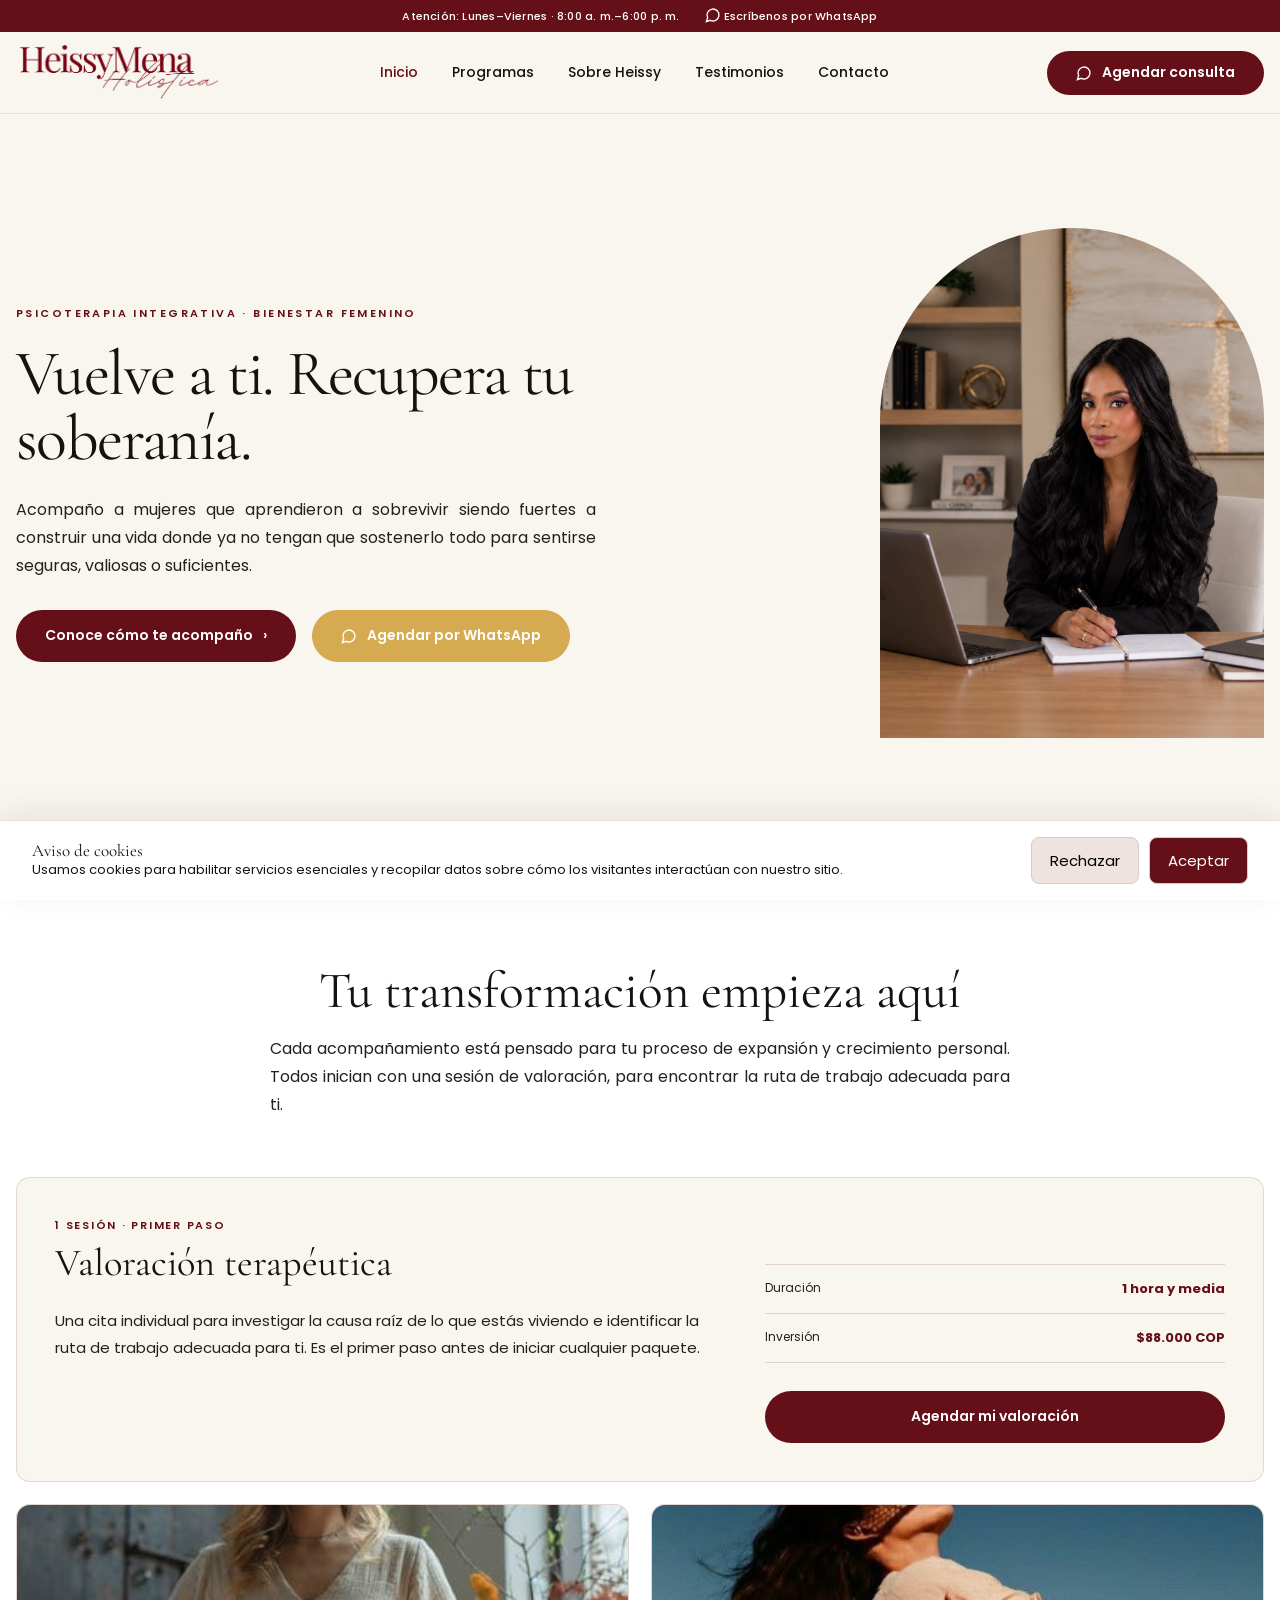
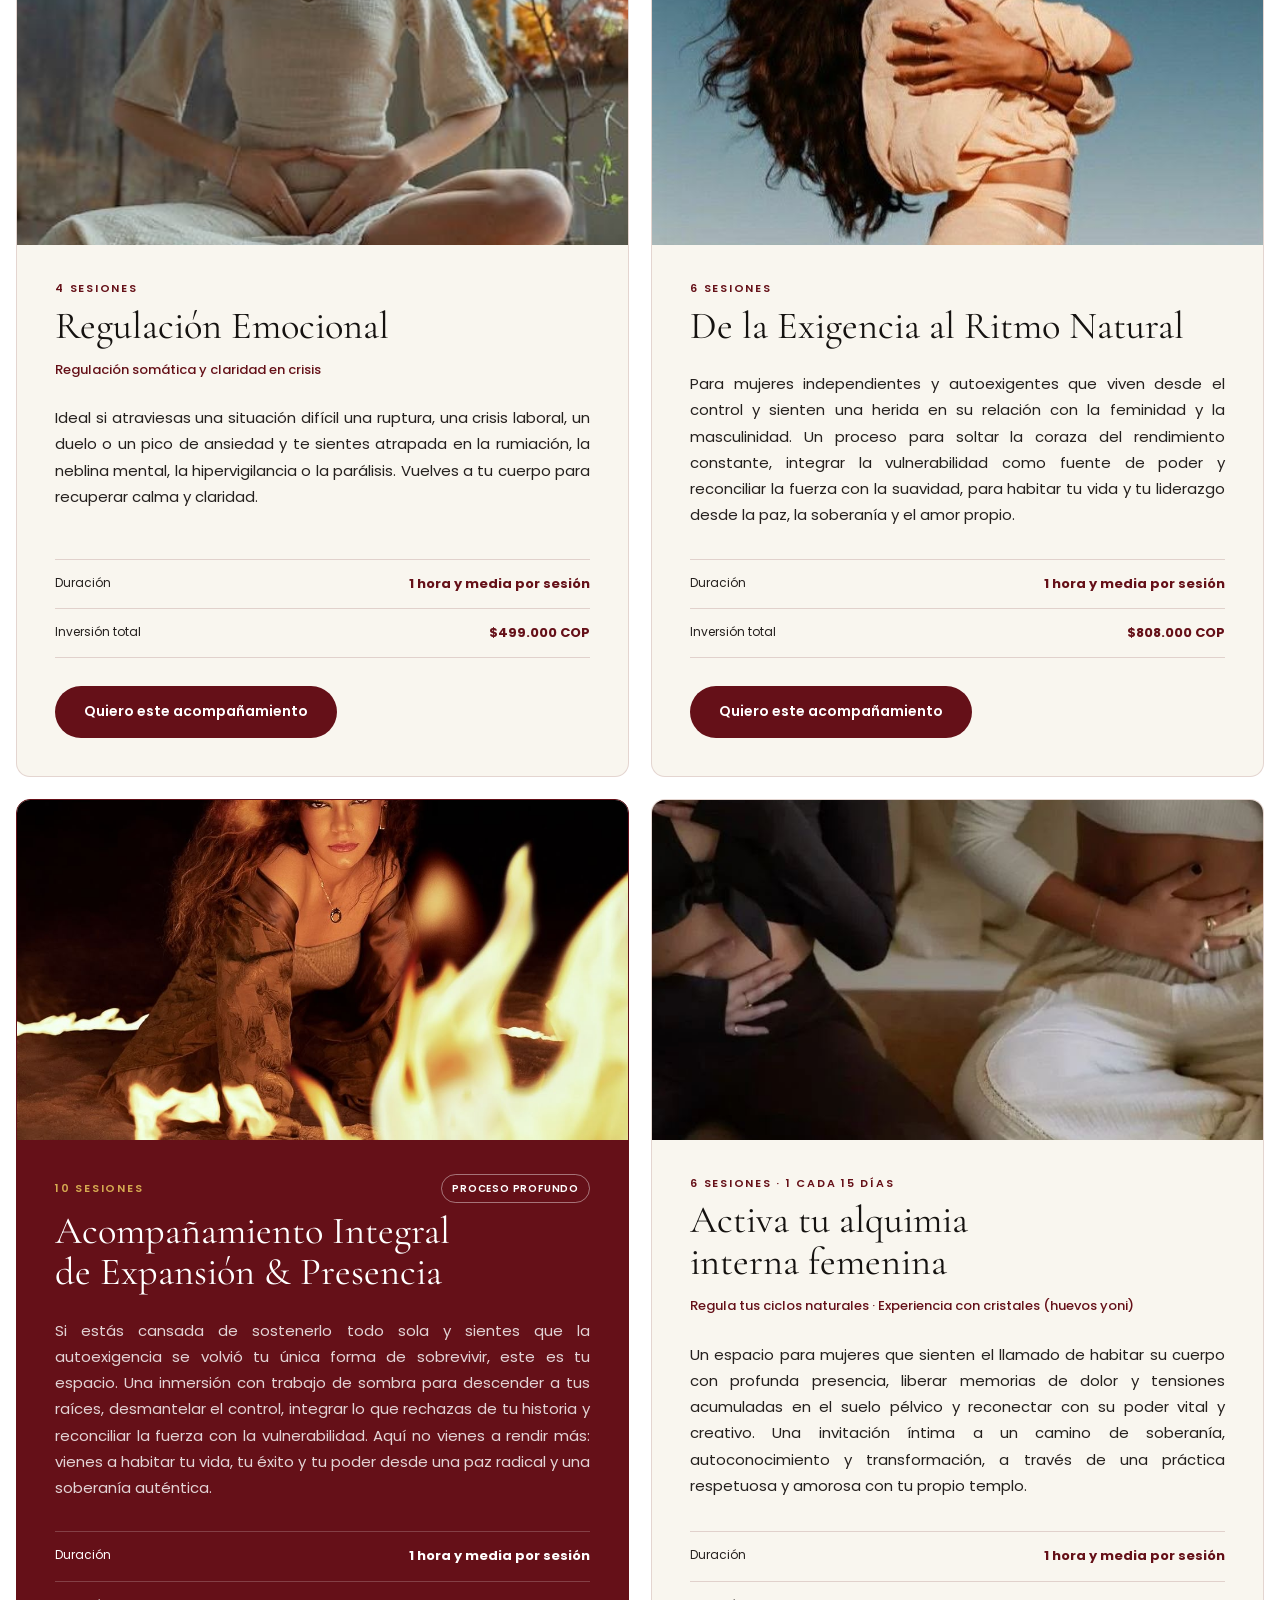
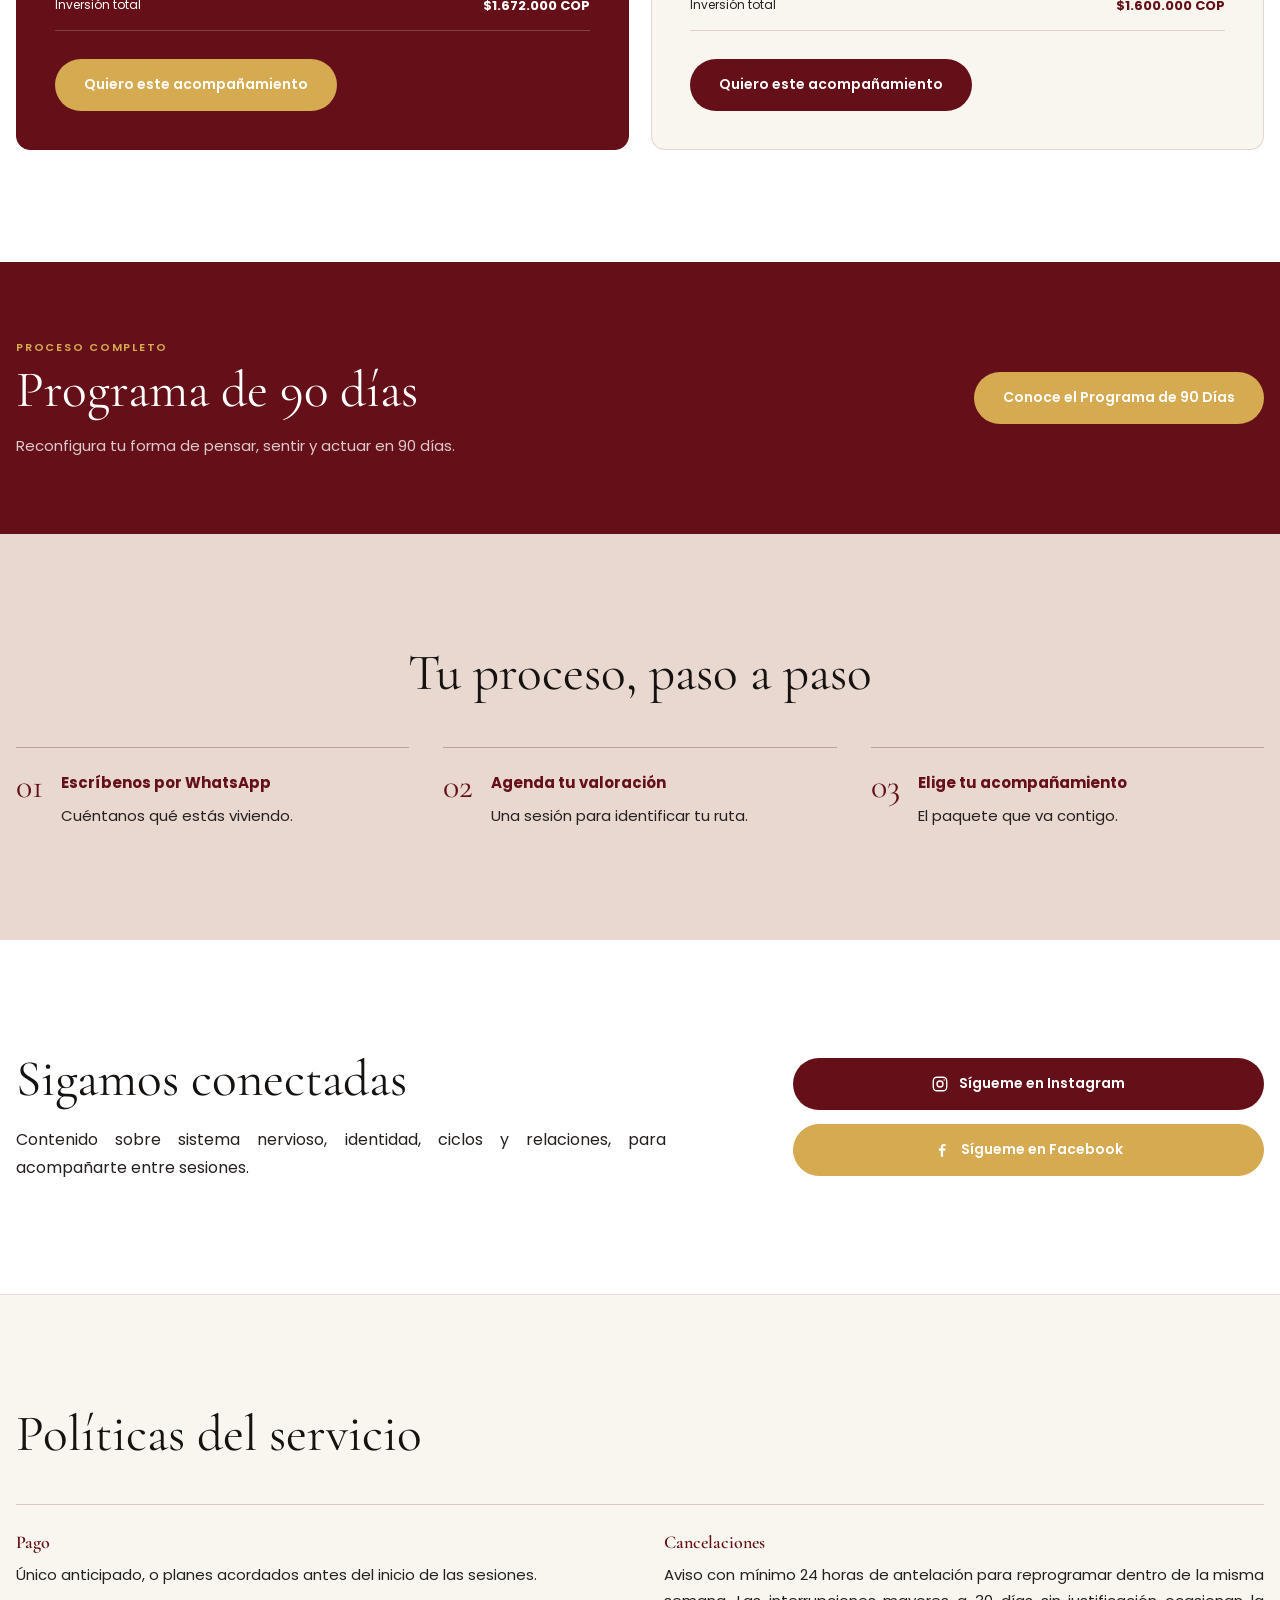
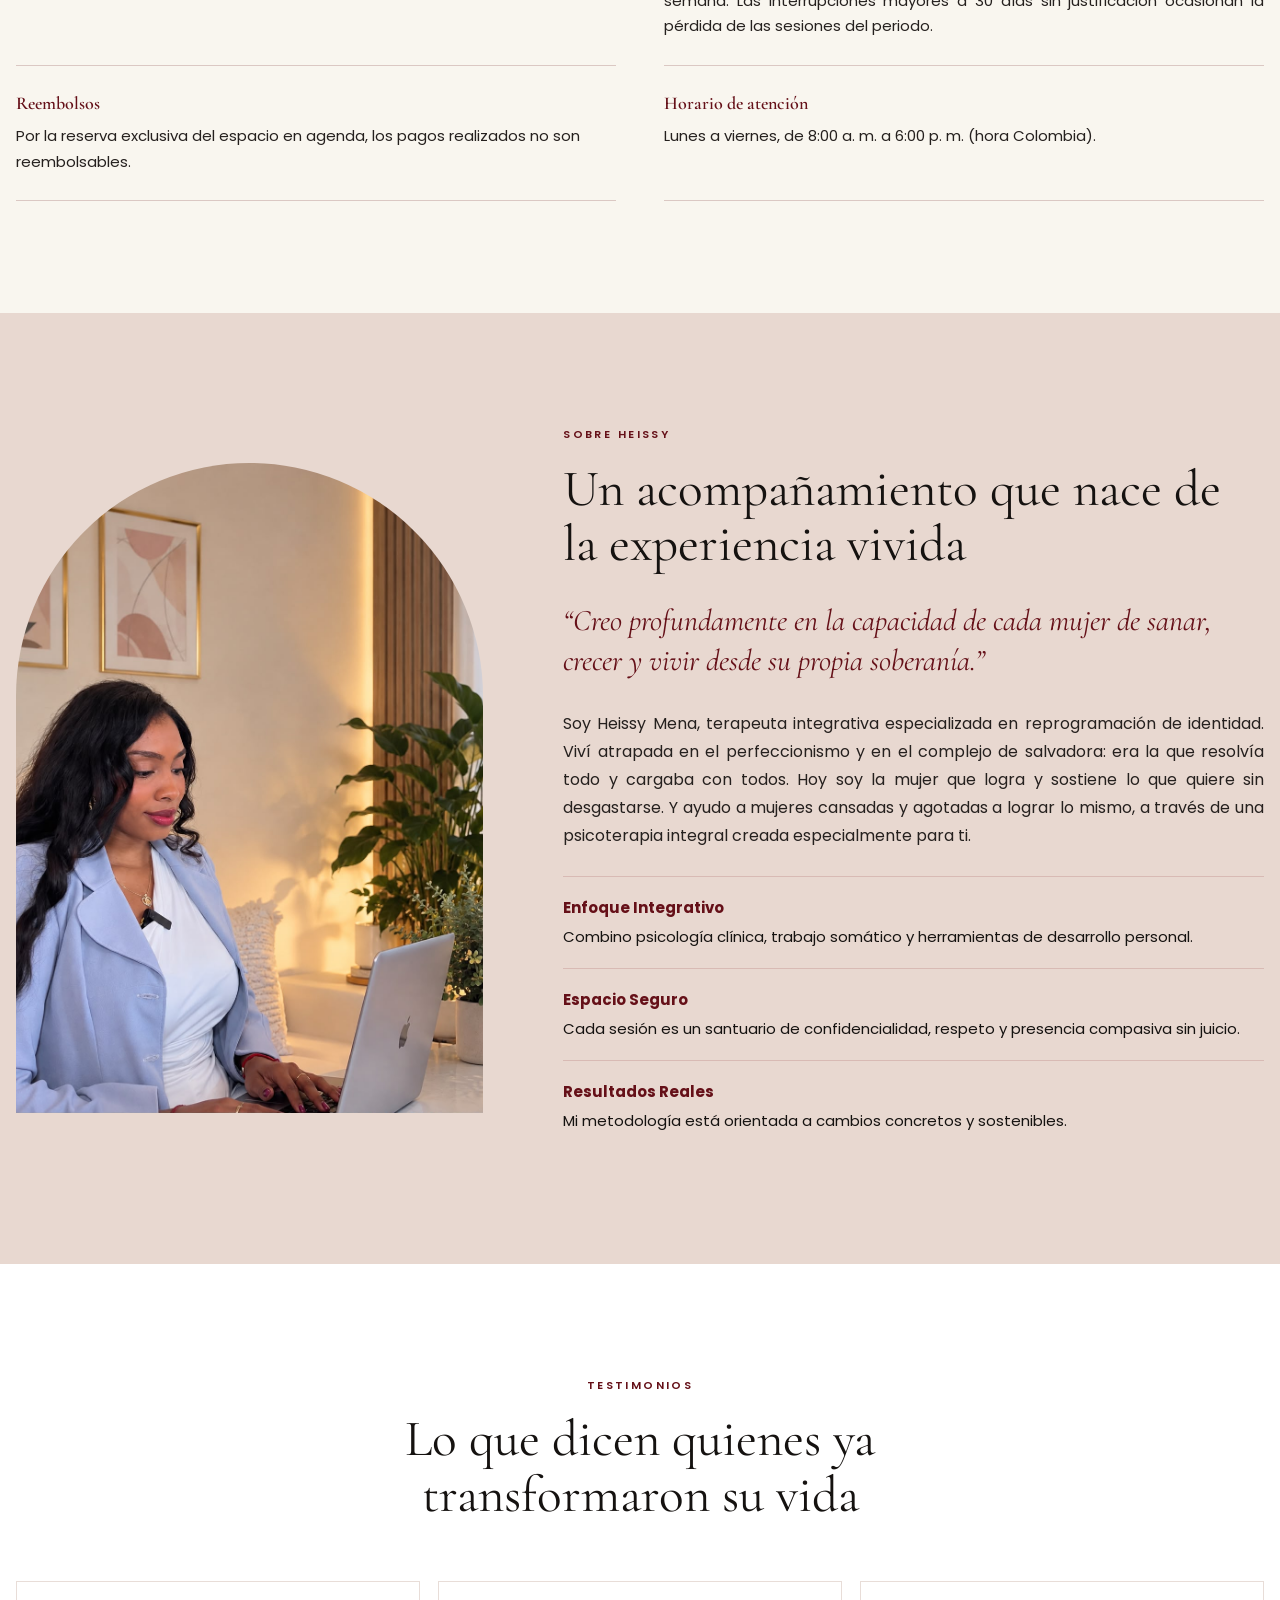
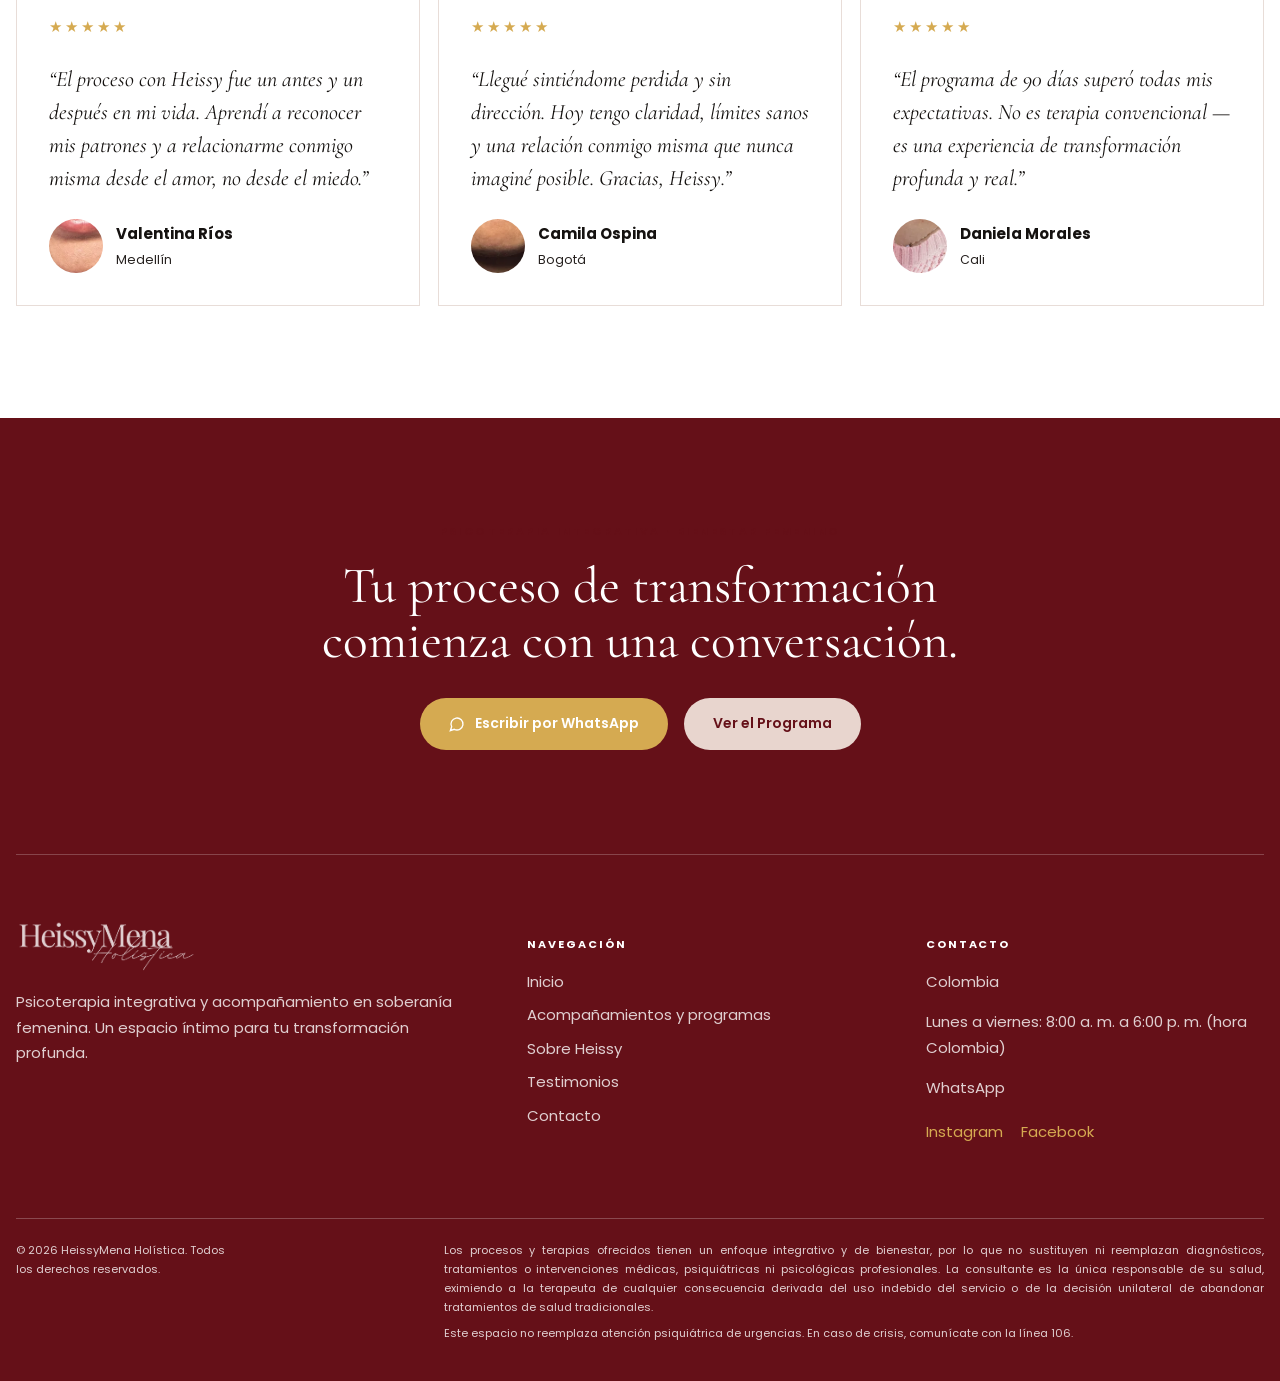
<file: index.html>
<!DOCTYPE html>
<html lang="es" prefix="og: https://ogp.me/ns#">
<head>
  <meta charset="utf-8">
  <meta name="viewport" content="width=device-width, initial-scale=1">
  <meta name="description" content="Psicoterapia integrativa y bienestar femenino con Heissy Mena. Regula tu sistema nervioso, sana patrones profundos y recupera tu soberanía.">
  <title>HeissyMena Holística — Vuelve a ti</title>

  <link rel="canonical" href="https://heissymenaholistica.com/">
  <link rel="image_src" href="https://heissymenaholistica.com/assets/open-graph-heissy-mena.jpg">

  <meta property="og:locale" content="es_CO">
  <meta property="og:type" content="website">
  <meta property="og:site_name" content="HeissyMena Holística">
  <meta property="og:title" content="HeissyMena Holística — Vuelve a ti">
  <meta property="og:description" content="Un espacio íntimo para regular tu sistema nervioso, sanar patrones profundos y recuperar tu soberanía.">
  <meta property="og:url" content="https://heissymenaholistica.com/">
  <meta property="og:image" content="https://heissymenaholistica.com/assets/open-graph-heissy-mena.jpg">
  <meta property="og:image:url" content="https://heissymenaholistica.com/assets/open-graph-heissy-mena.jpg">
  <meta property="og:image:secure_url" content="https://heissymenaholistica.com/assets/open-graph-heissy-mena.jpg">
  <meta property="og:image:type" content="image/jpeg">
  <meta property="og:image:width" content="1200">
  <meta property="og:image:height" content="630">
  <meta property="og:image:alt" content="Mujer en introspección compasiva con luz natural cálida">

  <meta name="twitter:card" content="summary_large_image">
  <meta name="twitter:title" content="HeissyMena Holística — Vuelve a ti">
  <meta name="twitter:description" content="Un espacio íntimo para regular tu sistema nervioso, sanar patrones profundos y recuperar tu soberanía.">
  <meta name="twitter:image" content="https://heissymenaholistica.com/assets/open-graph-heissy-mena.jpg">
  <meta name="twitter:image:alt" content="Mujer en introspección compasiva con luz natural cálida">

  <link rel="stylesheet" href="/styles.css?v=20261004">
  <link rel="shortcut icon" href="/favicon.png" type="image/x-icon">
  <script defer src="/app.js?v=20261004"></script>
</head>
<body data-page="home">
  <!-- Google tag (gtag.js) -->
<script async src="https://www.googletagmanager.com/gtag/js?id=G-9C8GVPXBVZ"></script>
<script>
  window.dataLayer = window.dataLayer || [];
  function gtag(){dataLayer.push(arguments);}
  gtag('js', new Date());

  gtag('config', 'G-9C8GVPXBVZ');
</script>
  <div class="topbar">
    <span>Atención: Lunes–Viernes · 8:00 a. m.–6:00 p. m.</span><a class="wpp-message-link" href="https://wa.me/573019767182?text=Hola%20Heissy%2C%20me%20gustar%C3%ADa%20agendar%20una%20consulta"><svg width="16" height="16" viewbox="0 0 24 24" fill="none" stroke="currentcolor" stroke-width="2">
    <path d="M7.9 20A9 9 0 1 0 4 16.1L2 22Z"></path></svg> Escríbenos por WhatsApp</a>
  </div>
  <header class="header">
    <div class="container header-inner">
      <a href="/" aria-label="Inicio"><img class="logo" src="/assets/logo.png" alt="HeissyMena Holística"></a>
      <nav class="nav" aria-label="Navegación principal">
        <a class="active" href="/">Inicio</a><a class="" href="/programa/">Programas</a><a class="" href="/sobre/">Sobre Heissy</a><a class="" href="/testimonios/">Testimonios</a><a class="" href="/contacto/">Contacto</a>
      </nav><a class="header-cta" href="https://wa.me/573019767182?text=Hola%20Heissy%2C%20me%20gustar%C3%ADa%20agendar%20una%20consulta"><svg width="16" height="16" viewbox="0 0 24 24" fill="none" stroke="currentcolor" stroke-width="2">
      <path d="M7.9 20A9 9 0 1 0 4 16.1L2 22Z"></path></svg> Agendar consulta</a><button class="mobile-toggle" aria-label="Abrir menú" aria-expanded="false">☰</button>
    </div>
  </header>
  <main>
    <section class="container hero-home">
      <div class="hero-copy reveal">
        <p class="eyebrow">Psicoterapia Integrativa · Bienestar Femenino</p>
        <h1 class="display">Vuelve a ti. Recupera tu soberanía.</h1>
        <p class="lead text-center-justify">Acompaño a mujeres que aprendieron a sobrevivir siendo fuertes a construir una vida donde ya no tengan que sostenerlo todo para sentirse seguras, valiosas o suficientes.</p>
        <div class="actions">
          <a class="btn btn-primary" href="#servicios">Conoce cómo te acompaño <span aria-hidden="true">›</span></a><a class="btn btn-outline" href="https://wa.me/573019767182"><svg width="16" height="16" viewbox="0 0 24 24" fill="none" stroke="currentcolor" stroke-width="2">
          <path d="M7.9 20A9 9 0 1 0 4 16.1L2 22Z"></path></svg> Agendar por WhatsApp</a>
        </div>
      </div>
      <div class="arch reveal">
        <img src="/assets/personal_3.jpeg" alt="Mujer en introspección compasiva, luz natural cálida">
      </div>
    </section>
    <section class="section white" id="servicios">
      <div class="container">
        <div class="intro center reveal">
          <h2 class="section-title">Tu transformación empieza aquí</h2>
          <p class="lead text-center-justify">Cada acompañamiento está pensado para tu proceso de expansión y crecimiento personal. Todos inician con una sesión de valoración, para encontrar la ruta de trabajo adecuada para ti.</p>
        </div>
        <div class="service-grid">
          <article class="service-card service-card--intro reveal">
            <div class="service-card__header">
              <p class="service-label">1 sesión · Primer paso</p>
              <h3>Valoración terapéutica</h3>
            </div>
            <p class="service-description">Una cita individual para investigar la causa raíz de lo que estás viviendo e identificar la ruta de trabajo adecuada para ti. Es el primer paso antes de iniciar cualquier paquete.</p>
            <div class="service-details">
              <div><span>Duración</span><strong>1 hora y media</strong></div>
              <div><span>Inversión</span><strong>$88.000 COP</strong></div>
            </div>
            <a class="btn btn-primary" href="https://wa.me/573019767182?text=Hola%2C%20quiero%20agendar%20mi%20sesi%C3%B3n%20de%20valoraci%C3%B3n%20terap%C3%A9utica">Agendar mi valoración</a>
          </article>

          <article class="service-card reveal">
            <figure class="service-cover service-cover--body">
              <img src="/assets/servicios/Sanacion.jpeg" width="500" height="750" loading="lazy" alt="Mujer conectando con su cuerpo en una práctica de presencia">
            </figure>
            <div class="service-card__header">
              <p class="service-label">4 sesiones</p>
              <h3>Regulación Emocional</h3>
              <p class="service-subtitle">Regulación somática y claridad en crisis</p>
            </div>
            <p class="service-description text-center-justify">Ideal si atraviesas una situación difícil una ruptura, una crisis laboral, un duelo o un pico de ansiedad y te sientes atrapada en la rumiación, la neblina mental, la hipervigilancia o la parálisis. Vuelves a tu cuerpo para recuperar calma y claridad.</p>
            <div class="service-details">
              <div><span>Duración</span><strong>1 hora y media por sesión</strong></div>
              <div><span>Inversión total</span><strong>$499.000 COP</strong></div>
            </div>
            <a class="btn btn-primary" href="https://wa.me/573019767182?text=Hola%2C%20me%20interesa%20el%20paquete%20Regulacion%20emocional%20(4%20sesiones)">Quiero este acompañamiento</a>
          </article>

          <article class="service-card reveal">
            <figure class="service-cover service-cover--rhythm">
              <img src="/assets/servicios/Soberania.jpeg" width="662" height="879" loading="lazy" alt="Mujer abrazándose con libertad y suavidad">
            </figure>
            <div class="service-card__header">
              <p class="service-label">6 sesiones</p>
              <h3>De la Exigencia al Ritmo Natural</h3>
            </div>
            <p class="service-description text-center-justify">Para mujeres independientes y autoexigentes que viven desde el control y sienten una herida en su relación con la feminidad y la masculinidad. Un proceso para soltar la coraza del rendimiento constante, integrar la vulnerabilidad como fuente de poder y reconciliar la fuerza con la suavidad, para habitar tu vida y tu liderazgo desde la paz, la soberanía y el amor propio.</p>
            <div class="service-details">
              <div><span>Duración</span><strong>1 hora y media por sesión</strong></div>
              <div><span>Inversión total</span><strong>$808.000 COP</strong></div>
            </div>
            <a class="btn btn-primary" href="https://wa.me/573019767182?text=Hola%2C%20me%20interesa%20el%20paquete%20De%20la%20Exigencia%20al%20Ritmo%20Natural%20(6%20sesiones)">Quiero este acompañamiento</a>
          </article>

          <article class="service-card service-card--deep reveal">
            <figure class="service-cover service-cover--expansion">
              <img src="/assets/servicios/Transformacion.jpeg" width="1070" height="1600" loading="lazy" alt="Mujer entre luces cálidas que evocan transformación y presencia">
            </figure>
            <div class="service-card__header">
              <div class="service-label-row">
                <p class="service-label">10 sesiones</p>
                <span class="service-badge">Proceso profundo</span>
              </div>
              <h3>Acompañamiento Integral de Expansión &amp; Presencia</h3>
            </div>
            <p class="service-description text-center-justify">Si estás cansada de sostenerlo todo sola y sientes que la autoexigencia se volvió tu única forma de sobrevivir, este es tu espacio. Una inmersión con trabajo de sombra para descender a tus raíces, desmantelar el control, integrar lo que rechazas de tu historia y reconciliar la fuerza con la vulnerabilidad. Aquí no vienes a rendir más: vienes a habitar tu vida, tu éxito y tu poder desde una paz radical y una soberanía auténtica.</p>
            <div class="service-details">
              <div><span>Duración</span><strong>1 hora y media por sesión</strong></div>
              <div><span>Inversión total</span><strong>$1.672.000 COP</strong></div>
            </div>
            <a class="btn btn-primary" href="https://wa.me/573019767182?text=Hola%2C%20me%20interesa%20el%20Acompa%C3%B1amiento%20Integral%20de%20Expansi%C3%B3n%20%26%20Presencia%20(10%20sesiones)">Quiero este acompañamiento</a>
          </article>

          <article class="service-card reveal">
            <figure class="service-cover service-cover--alchemy">
              <img src="/assets/servicios/sanancion_2.jpeg" width="736" height="1104" loading="lazy" alt="Dos mujeres en una práctica corporal de conexión y cuidado">
            </figure>
            <div class="service-card__header">
              <p class="service-label">6 sesiones · 1 cada 15 días</p>
              <h3>Activa tu alquimia interna femenina</h3>
              <p class="service-subtitle">Regula tus ciclos naturales · Experiencia con cristales (huevos yoni)</p>
            </div>
            <p class="service-description text-center-justify">Un espacio para mujeres que sienten el llamado de habitar su cuerpo con profunda presencia, liberar memorias de dolor y tensiones acumuladas en el suelo pélvico y reconectar con su poder vital y creativo. Una invitación íntima a un camino de soberanía, autoconocimiento y transformación, a través de una práctica respetuosa y amorosa con tu propio templo.</p>
            <div class="service-details">
              <div><span>Duración</span><strong>1 hora y media por sesión</strong></div>
              <div><span>Inversión total</span><strong>$1.600.000 COP</strong></div>
            </div>
            <a class="btn btn-primary" href="https://wa.me/573019767182?text=Hola%2C%20me%20interesa%20Activa%20tu%20alquimia%20interna%20femenina%20(6%20sesiones)">Quiero este acompañamiento</a>
          </article>
        </div>
      </div>
    </section>

    <section class="program-highlight">
      <div class="container program-highlight__inner reveal">
        <div>
          <p class="service-label">Proceso completo</p>
          <h2 class="section-title">Programa de 90 días</h2>
          <p>Reconfigura tu forma de pensar, sentir y actuar en 90 días.</p>
        </div>
        <a class="btn btn-gold" href="/programa/">Conoce el Programa de 90 Días</a>
      </div>
    </section>

    <section class="section blush process-section">
      <div class="container">
        <div class="intro center reveal">
          <h2 class="section-title">Tu proceso, paso a paso</h2>
        </div>
        <ol class="process-grid">
          <li class="process-step reveal"><span>01</span><div><strong>Escríbenos por WhatsApp</strong><p>Cuéntanos qué estás viviendo.</p></div></li>
          <li class="process-step reveal"><span>02</span><div><strong>Agenda tu valoración</strong><p>Una sesión para identificar tu ruta.</p></div></li>
          <li class="process-step reveal"><span>03</span><div><strong>Elige tu acompañamiento</strong><p>El paquete que va contigo.</p></div></li>
        </ol>
      </div>
    </section>

    <section class="section social-band">
      <div class="container social-band__inner reveal">
        <div>
          <h2 class="section-title">Sigamos conectadas</h2>
          <p class="lead text-center-justify">Contenido sobre sistema nervioso, identidad, ciclos y relaciones, para acompañarte entre sesiones.</p>
        </div>
        <div class="social-actions">
          <a class="btn btn-primary" href="https://www.instagram.com/heissymenaholistica.co" target="_blank" rel="noopener noreferrer" aria-label="Seguir a Heissy Mena Holística en Instagram (abre en una pestaña nueva)"><svg aria-hidden="true" width="18" height="18" viewBox="0 0 24 24" fill="none" stroke="currentColor" stroke-width="1.8"><rect x="3" y="3" width="18" height="18" rx="5"></rect><circle cx="12" cy="12" r="4"></circle><circle cx="17.5" cy="6.5" r="1" fill="currentColor" stroke="none"></circle></svg> Sígueme en Instagram</a>
          <a class="btn btn-outline" href="https://www.facebook.com/share/1HW1AP8QaU/" target="_blank" rel="noopener noreferrer" aria-label="Seguir a Heissy Mena Holística en Facebook (abre en una pestaña nueva)"><svg aria-hidden="true" width="18" height="18" viewBox="0 0 24 24" fill="currentColor"><path d="M13.5 21v-8h2.7l.4-3h-3.1V8.1c0-.9.3-1.5 1.6-1.5h1.7V4a22 22 0 0 0-2.4-.1c-2.4 0-4 1.5-4 4.1v2H7.7v3h2.7v8h3.1Z"></path></svg> Sígueme en Facebook</a>
        </div>
      </div>
    </section>

    <section class="section policies-section">
      <div class="container">
        <div class="intro reveal">
          <h2 class="section-title">Políticas del servicio</h2>
        </div>
        <div class="policy-grid">
          <article class="policy-item reveal"><h3>Pago</h3><p>Único anticipado, o planes acordados antes del inicio de las sesiones.</p></article>
          <article class="policy-item reveal"><h3>Cancelaciones</h3><p class="text-center-justify">Aviso con mínimo 24 horas de antelación para reprogramar dentro de la misma semana. Las interrupciones mayores a 30 días sin justificación ocasionan la pérdida de las sesiones del periodo.</p></article>
          <article class="policy-item reveal"><h3>Reembolsos</h3><p>Por la reserva exclusiva del espacio en agenda, los pagos realizados no son reembolsables.</p></article>
          <article class="policy-item reveal"><h3>Horario de atención</h3><p>Lunes a viernes, de 8:00 a. m. a 6:00 p. m. (hora Colombia).</p></article>
        </div>
      </div>
    </section>
    <section class="section blush">
      <div class="container about-home">
        <div class="about-image reveal"><img src="/assets/personal_2.jpeg" alt="Heissy Mena, psicoterapeuta integrativa"></div>
        <div class="reveal">
          <p class="eyebrow">Sobre Heissy</p>
          <h2 class="section-title">Un acompañamiento que nace de la experiencia vivida</h2>
          <blockquote class="quote">
            “Creo profundamente en la capacidad de cada mujer de sanar, crecer y vivir desde su propia soberanía.”
          </blockquote>
          <p class="lead text-center-justify">Soy Heissy Mena, terapeuta integrativa especializada en reprogramación de identidad. Viví atrapada en el perfeccionismo y en el complejo de salvadora: era la que resolvía todo y cargaba con todos. Hoy soy la mujer que logra y sostiene lo que quiere sin desgastarse. Y ayudo a mujeres cansadas y agotadas a lograr lo mismo, a través de una psicoterapia integral creada especialmente para ti.</p>
          <div class="feature-list">
            <div class="feature">
              <strong>Enfoque Integrativo</strong>Combino psicología clínica, trabajo somático y herramientas de desarrollo personal.
            </div>
            <div class="feature">
              <strong>Espacio Seguro</strong>Cada sesión es un santuario de confidencialidad, respeto y presencia compasiva sin juicio.
            </div>
            <div class="feature">
              <strong>Resultados Reales</strong>Mi metodología está orientada a cambios concretos y sostenibles.
            </div>
          </div>
        </div>
      </div>
    </section>
    <section class="section white">
      <div class="container">
        <div class="intro center reveal">
          <p class="eyebrow">Testimonios</p>
          <h2 class="section-title">Lo que dicen quienes ya transformaron su vida</h2>
        </div>
        <div class="testimonials-grid">
          <article class="testimonial reveal">
            <div class="stars">
              ★★★★★
            </div>
            <blockquote>
              “El proceso con Heissy fue un antes y un después en mi vida. Aprendí a reconocer mis patrones y a relacionarme conmigo misma desde el amor, no desde el miedo.”
            </blockquote>
            <div class="person">
              <img src="/assets/testimonial-1.webp" alt="Valentina Ríos">
              <div>
                <strong>Valentina Ríos</strong><small>Medellín</small>
              </div>
            </div>
          </article>
          <article class="testimonial reveal">
            <div class="stars">
              ★★★★★
            </div>
            <blockquote>
              “Llegué sintiéndome perdida y sin dirección. Hoy tengo claridad, límites sanos y una relación conmigo misma que nunca imaginé posible. Gracias, Heissy.”
            </blockquote>
            <div class="person">
              <img src="/assets/testimonial-2.webp" alt="Camila Ospina">
              <div>
                <strong>Camila Ospina</strong><small>Bogotá</small>
              </div>
            </div>
          </article>
          <article class="testimonial reveal">
            <div class="stars">
              ★★★★★
            </div>
            <blockquote>
              “El programa de 90 días superó todas mis expectativas. No es terapia convencional — es una experiencia de transformación profunda y real.”
            </blockquote>
            <div class="person">
              <img src="/assets/testimonial-3.webp" alt="Daniela Morales">
              <div>
                <strong>Daniela Morales</strong><small>Cali</small>
              </div>
            </div>
          </article>
        </div>
      </div>
    </section>
  </main>
  <section class="cta-band">
    <p class="eyebrow">Psicoterapia Integrativa · Bienestar Femenino</p>
    <h2 class="section-title">Tu proceso de transformación<br>
    comienza con una conversación.</h2>
    <div class="actions">
      <a class="btn btn-gold" href="https://wa.me/573019767182?text=Hola%20Heissy%2C%20me%20gustar%C3%ADa%20agendar%20una%20consulta"><svg width="16" height="16" viewbox="0 0 24 24" fill="none" stroke="currentcolor" stroke-width="2">
      <path d="M7.9 20A9 9 0 1 0 4 16.1L2 22Z"></path></svg> Escribir por WhatsApp</a><a class="btn btn-tiza" href="/programa/">Ver el Programa</a>
    </div>
  </section>
  <footer class="footer">
    <div class="container footer-top">
      <div>
        <img class="footer-logo" src="/assets/logo-dark.png" alt="HeissyMena Holística">
        <p>Psicoterapia integrativa y acompañamiento en soberanía femenina. Un espacio íntimo para tu transformación profunda.</p>
      </div>
      <div>
        <h4>Navegación</h4><a href="/">Inicio</a><a href="/programa/">Acompañamientos y programas</a><a href="/sobre/">Sobre Heissy</a><a href="/testimonios/">Testimonios</a><a href="/contacto/">Contacto</a>
      </div>
      <div>
        <h4>Contacto</h4>
        <p>Colombia</p>
        <p>Lunes a viernes: 8:00 a. m. a 6:00 p. m. (hora Colombia)</p><a href="https://wa.me/573019767182">WhatsApp</a>
        <div class="footer-social"><a href="https://www.instagram.com/heissymenaholistica.co" target="_blank" rel="noopener noreferrer">Instagram</a><a href="https://www.facebook.com/share/1HW1AP8QaU/" target="_blank" rel="noopener noreferrer">Facebook</a></div>
      </div>
    </div>
    <div class="container footer-bottom">
      <span>© 2026 HeissyMena Holística. Todos los derechos reservados.</span>
      <div class="legal-notices"><p class="text-center-justify">Los procesos y terapias ofrecidos tienen un enfoque integrativo y de bienestar, por lo que no sustituyen ni reemplazan diagnósticos, tratamientos o intervenciones médicas, psiquiátricas ni psicológicas profesionales. La consultante es la única responsable de su salud, eximiendo a la terapeuta de cualquier consecuencia derivada del uso indebido del servicio o de la decisión unilateral de abandonar tratamientos de salud tradicionales.</p><p>Este espacio no reemplaza atención psiquiátrica de urgencias. En caso de crisis, comunícate con la línea 106.</p></div>
    </div>
  </footer>
  <aside class="cookie" role="dialog" aria-label="Aviso de cookies">
    <p><strong>Aviso de cookies</strong>Usamos cookies para habilitar servicios esenciales y recopilar datos sobre cómo los visitantes interactúan con nuestro sitio.</p>
    <div class="cookie-actions">
      <button data-cookie="rejected">Rechazar</button><button data-cookie="accepted">Aceptar</button>
    </div>
  </aside>
</body>
</html>
</file>
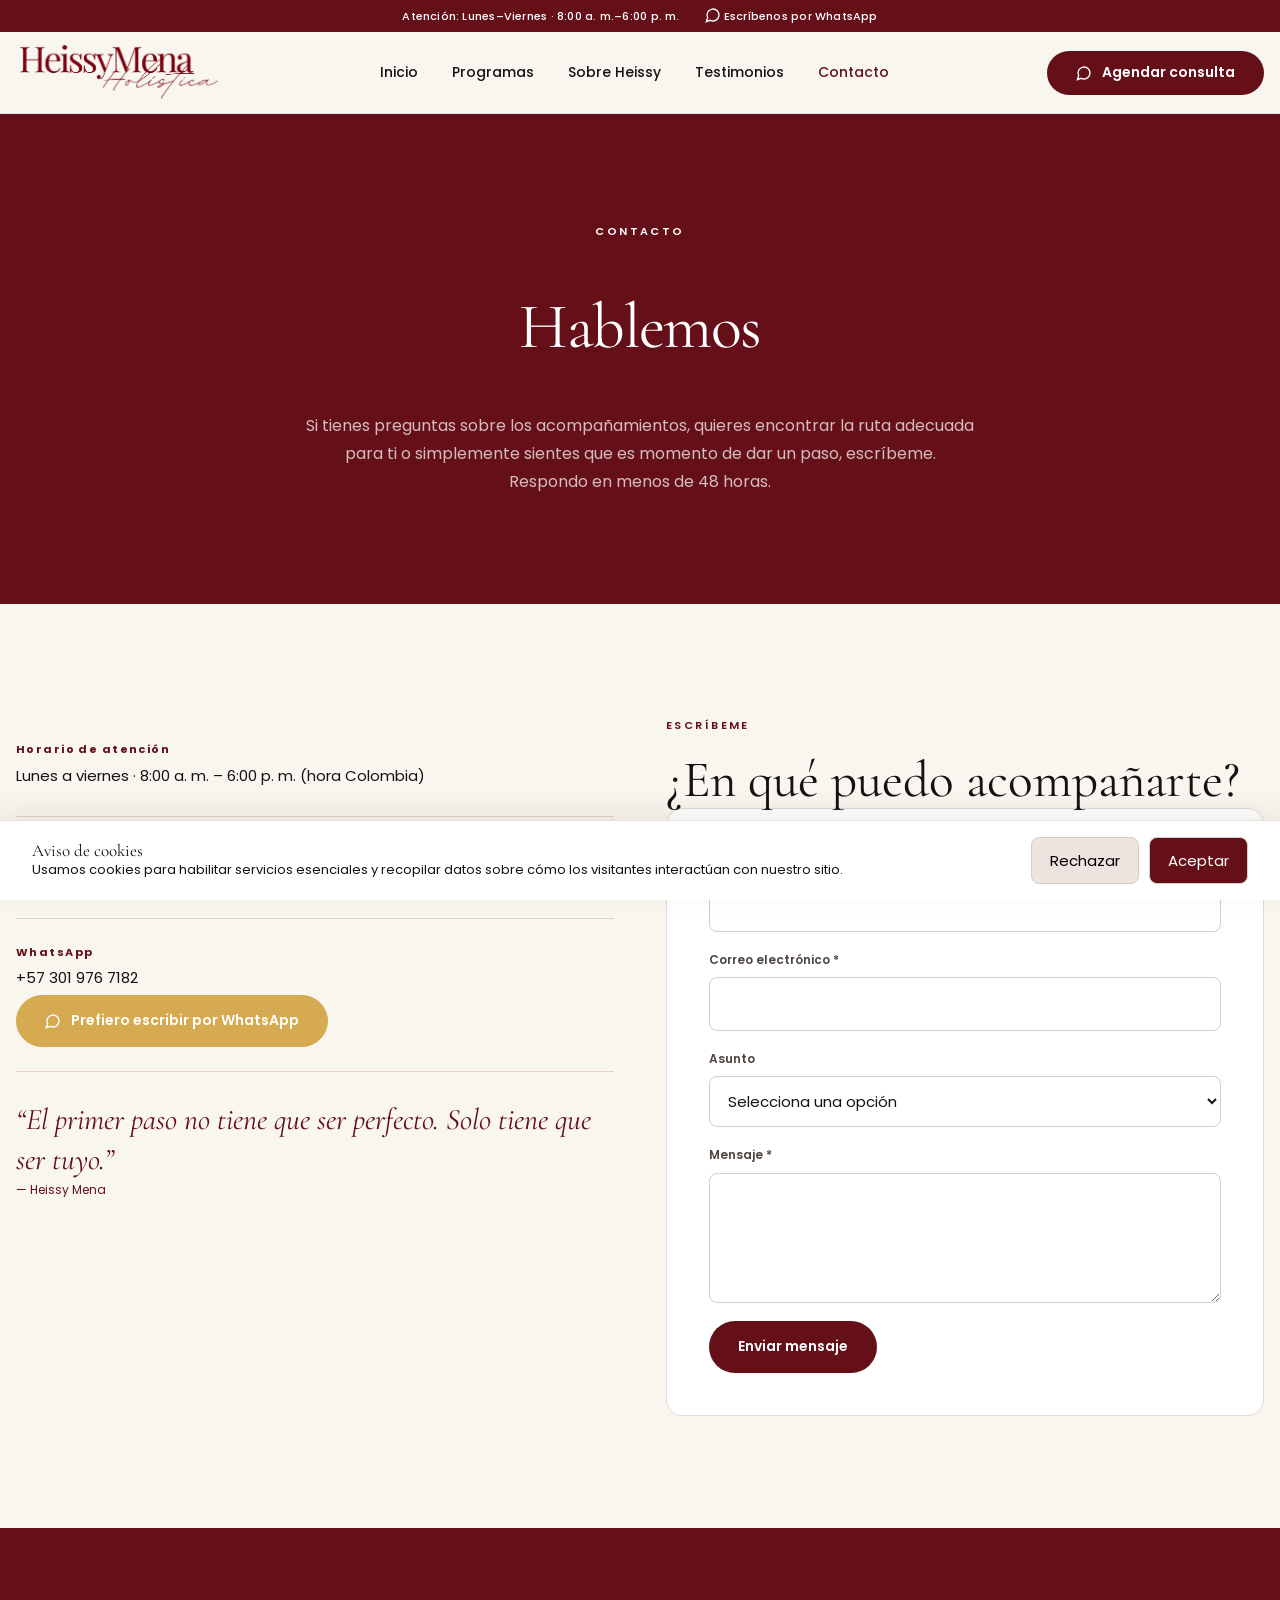
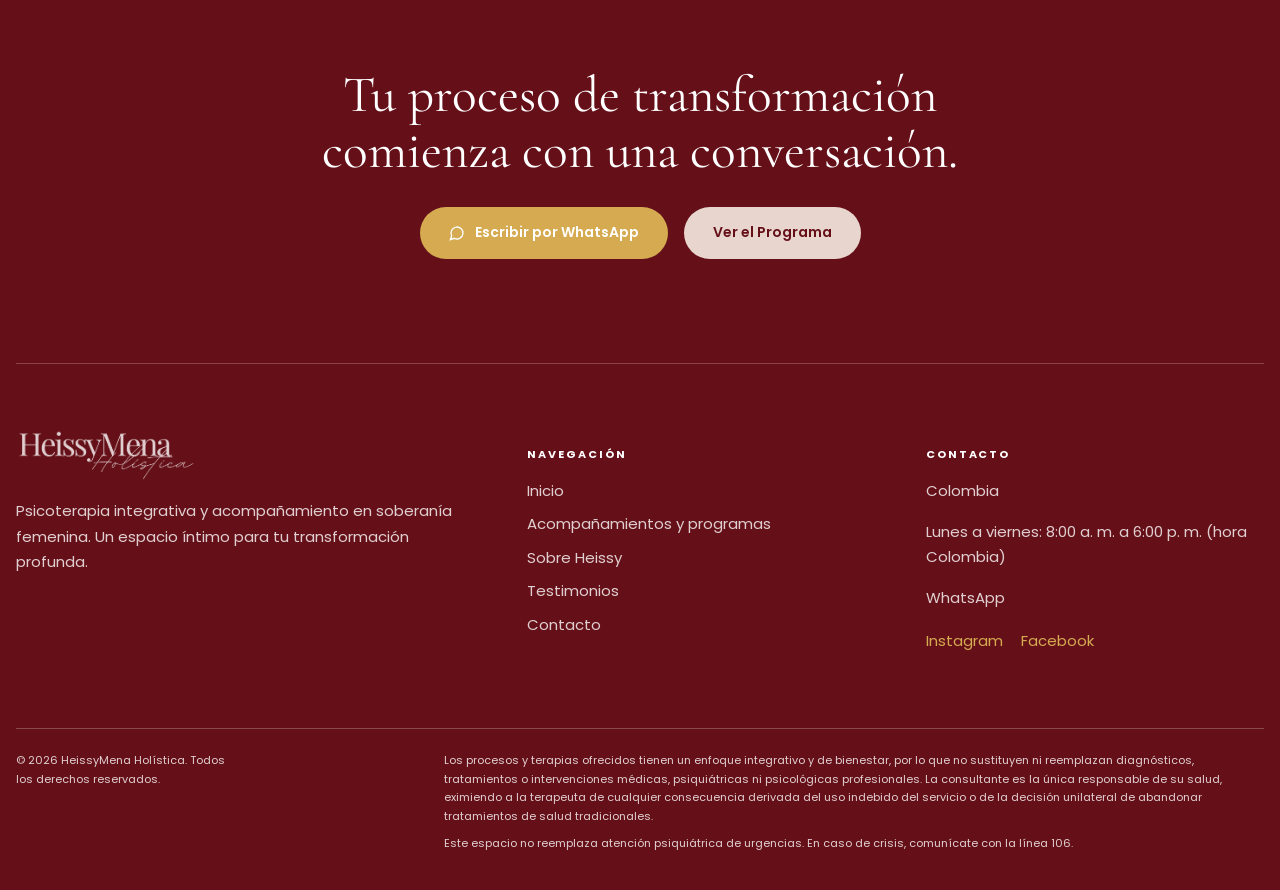
<file: contacto/index.html>
<!DOCTYPE html>
<html lang="es" prefix="og: https://ogp.me/ns#">
<head>
  <meta charset="utf-8">
  <meta name="viewport" content="width=device-width, initial-scale=1">
  <meta name="description" content="Contacto con Heissy Mena.">
  <title>Contacto · HeissyMena</title>

  <link rel="canonical" href="https://heissymenaholistica.com/contacto/">
  <link rel="image_src" href="https://heissymenaholistica.com/assets/open-graph-heissy-mena.jpg">

  <meta property="og:locale" content="es_CO">
  <meta property="og:type" content="website">
  <meta property="og:site_name" content="HeissyMena Holística">
  <meta property="og:title" content="Contacto · HeissyMena">
  <meta property="og:description" content="Conversa con Heissy Mena para resolver tus preguntas y encontrar el acompañamiento adecuado para tu proceso.">
  <meta property="og:url" content="https://heissymenaholistica.com/contacto/">
  <meta property="og:image" content="https://heissymenaholistica.com/assets/open-graph-heissy-mena.jpg">
  <meta property="og:image:url" content="https://heissymenaholistica.com/assets/open-graph-heissy-mena.jpg">
  <meta property="og:image:secure_url" content="https://heissymenaholistica.com/assets/open-graph-heissy-mena.jpg">
  <meta property="og:image:type" content="image/jpeg">
  <meta property="og:image:width" content="1200">
  <meta property="og:image:height" content="630">
  <meta property="og:image:alt" content="Heissy Mena en su espacio de acompañamiento terapéutico">

  <meta name="twitter:card" content="summary_large_image">
  <meta name="twitter:title" content="Contacto · HeissyMena">
  <meta name="twitter:description" content="Conversa con Heissy Mena para resolver tus preguntas y encontrar el acompañamiento adecuado para tu proceso.">
  <meta name="twitter:image" content="https://heissymenaholistica.com/assets/open-graph-heissy-mena.jpg">
  <meta name="twitter:image:alt" content="Heissy Mena en su espacio de acompañamiento terapéutico">

  <link rel="stylesheet" href="/styles.css?v=20261004">
  <link rel="shortcut icon" href="/favicon.png" type="image/x-icon">
  <script defer src="/app.js?v=20261004"></script>
</head>
<body data-page="contacto">
  <!-- Google tag (gtag.js) -->
<script async src="https://www.googletagmanager.com/gtag/js?id=G-9C8GVPXBVZ"></script>
<script>
  window.dataLayer = window.dataLayer || [];
  function gtag(){dataLayer.push(arguments);}
  gtag('js', new Date());

  gtag('config', 'G-9C8GVPXBVZ');
</script>
  <div class="topbar">
    <span>Atención: Lunes–Viernes · 8:00 a. m.–6:00 p. m.</span><a class="wpp-message-link" href="https://wa.me/573019767182?text=Hola%20Heissy%2C%20me%20gustar%C3%ADa%20agendar%20una%20consulta"><svg width="16" height="16" viewbox="0 0 24 24" fill="none" stroke="currentcolor" stroke-width="2">
    <path d="M7.9 20A9 9 0 1 0 4 16.1L2 22Z"></path></svg> Escríbenos por WhatsApp</a>
  </div>
  <header class="header">
    <div class="container header-inner">
      <a href="/" aria-label="Inicio"><img class="logo" src="/assets/logo.png" alt="HeissyMena Holística"></a>
      <nav class="nav" aria-label="Navegación principal">
        <a class="" href="/">Inicio</a><a class="" href="/programa/">Programas</a><a class="" href="/sobre/">Sobre Heissy</a><a class="" href="/testimonios/">Testimonios</a><a class="active" href="/contacto/">Contacto</a>
      </nav><a class="header-cta" href="https://wa.me/573019767182?text=Hola%20Heissy%2C%20me%20gustar%C3%ADa%20agendar%20una%20consulta"><svg width="16" height="16" viewbox="0 0 24 24" fill="none" stroke="currentcolor" stroke-width="2">
      <path d="M7.9 20A9 9 0 1 0 4 16.1L2 22Z"></path></svg> Agendar consulta</a><button class="mobile-toggle" aria-label="Abrir menú" aria-expanded="false">☰</button>
    </div>
  </header>
  <main>
    <section class="page-hero">
      <p class="eyebrow" style="color:#fff">Contacto</p>
      <h1 class="display">Hablemos</h1>
      <p class="lead">Si tienes preguntas sobre los acompañamientos, quieres encontrar la ruta adecuada para ti o simplemente sientes que es momento de dar un paso, escríbeme. Respondo en menos de 48 horas.</p>
    </section>
    <section class="section">
      <div class="container contact-layout">
        <div class="contact-info reveal">
          <div class="contact-row">
            <strong>Horario de atención</strong>
            <p>Lunes a viernes · 8:00 a. m. – 6:00 p. m. (hora Colombia)</p>
          </div>
          <div class="contact-row">
            <strong>Modalidad</strong>
            <p>Sesiones 100% online · Toda Colombia y el mundo</p>
          </div>
          <div class="contact-row">
            <strong>WhatsApp</strong>
            <p>+57 301 976 7182</p><a class="btn btn-outline" href="https://wa.me/573019767182?text=Hola%20Heissy%2C%20me%20gustar%C3%ADa%20agendar%20una%20consulta"><svg width="16" height="16" viewbox="0 0 24 24" fill="none" stroke="currentcolor" stroke-width="2">
            <path d="M7.9 20A9 9 0 1 0 4 16.1L2 22Z"></path></svg> Prefiero escribir por WhatsApp</a>
          </div>
          <blockquote class="quote">
            “El primer paso no tiene que ser perfecto. Solo tiene que ser tuyo.”<small style="display:block;font:12px var(--sans)">— Heissy Mena</small>
          </blockquote>
        </div>
        <div>
          <p class="eyebrow">Escríbeme</p>
          <h2 class="section-title">¿En qué puedo acompañarte?</h2>
          <form class="form-card reveal js-form">
            <div class="form-status">
              ¡Mensaje recibido! Te responderé en menos de 48 horas.
            </div>
            <div class="field">
              <label>Nombre *</label><input name="nombre" required="">
            </div>
            <div class="field">
              <label>Correo electrónico *</label><input type="email" name="email" required="">
            </div>
            <div class="field">
              <label>Asunto</label><select name="asunto">
                <option>
                  Selecciona una opción
                </option>
                <option>
                  Valoración terapéutica
                </option>
                <option>
                  Regulación Emocional
                </option>
                <option>
                  De la Exigencia al Ritmo Natural
                </option>
                <option>
                  Acompañamiento Integral de Expansión &amp; Presencia
                </option>
                <option>
                  Activa tu alquimia interna femenina
                </option>
                <option>
                  Programa de 90 Días
                </option>
                <option>
                  Tengo una pregunta general
                </option>
                <option>
                  Otro
                </option>
              </select>
            </div>
            <div class="field">
              <label>Mensaje *</label>
              <textarea required=""></textarea>
            </div><button class="btn btn-primary" type="submit">Enviar mensaje</button>
          </form>
        </div>
      </div>
    </section>
  </main>
  <section class="cta-band">
    <p class="eyebrow">Psicoterapia Integrativa · Bienestar Femenino</p>
    <h2 class="section-title">Tu proceso de transformación<br>
    comienza con una conversación.</h2>
    <div class="actions">
      <a class="btn btn-gold" href="https://wa.me/573019767182?text=Hola%20Heissy%2C%20me%20gustar%C3%ADa%20agendar%20una%20consulta"><svg width="16" height="16" viewbox="0 0 24 24" fill="none" stroke="currentcolor" stroke-width="2">
      <path d="M7.9 20A9 9 0 1 0 4 16.1L2 22Z"></path></svg> Escribir por WhatsApp</a><a class="btn btn-tiza" href="/programa/">Ver el Programa</a>
    </div>
  </section>
  <footer class="footer">
    <div class="container footer-top">
      <div>
        <img class="footer-logo" src="/assets/logo-dark.png" alt="HeissyMena Holística">
        <p>Psicoterapia integrativa y acompañamiento en soberanía femenina. Un espacio íntimo para tu transformación profunda.</p>
      </div>
      <div>
        <h4>Navegación</h4><a href="/">Inicio</a><a href="/programa/">Acompañamientos y programas</a><a href="/sobre/">Sobre Heissy</a><a href="/testimonios/">Testimonios</a><a href="/contacto/">Contacto</a>
      </div>
      <div>
        <h4>Contacto</h4>
        <p>Colombia</p>
        <p>Lunes a viernes: 8:00 a. m. a 6:00 p. m. (hora Colombia)</p><a href="https://wa.me/573019767182">WhatsApp</a>
        <div class="footer-social"><a href="https://www.instagram.com/heissymenaholistica.co" target="_blank" rel="noopener noreferrer">Instagram</a><a href="https://www.facebook.com/share/1HW1AP8QaU/" target="_blank" rel="noopener noreferrer">Facebook</a></div>
      </div>
    </div>
    <div class="container footer-bottom">
      <span>© 2026 HeissyMena Holística. Todos los derechos reservados.</span>
      <div class="legal-notices"><p>Los procesos y terapias ofrecidos tienen un enfoque integrativo y de bienestar, por lo que no sustituyen ni reemplazan diagnósticos, tratamientos o intervenciones médicas, psiquiátricas ni psicológicas profesionales. La consultante es la única responsable de su salud, eximiendo a la terapeuta de cualquier consecuencia derivada del uso indebido del servicio o de la decisión unilateral de abandonar tratamientos de salud tradicionales.</p><p>Este espacio no reemplaza atención psiquiátrica de urgencias. En caso de crisis, comunícate con la línea 106.</p></div>
    </div>
  </footer>
  <aside class="cookie" role="dialog" aria-label="Aviso de cookies">
    <p><strong>Aviso de cookies</strong>Usamos cookies para habilitar servicios esenciales y recopilar datos sobre cómo los visitantes interactúan con nuestro sitio.</p>
    <div class="cookie-actions">
      <button data-cookie="rejected">Rechazar</button><button data-cookie="accepted">Aceptar</button>
    </div>
  </aside>
</body>
</html>
</file>
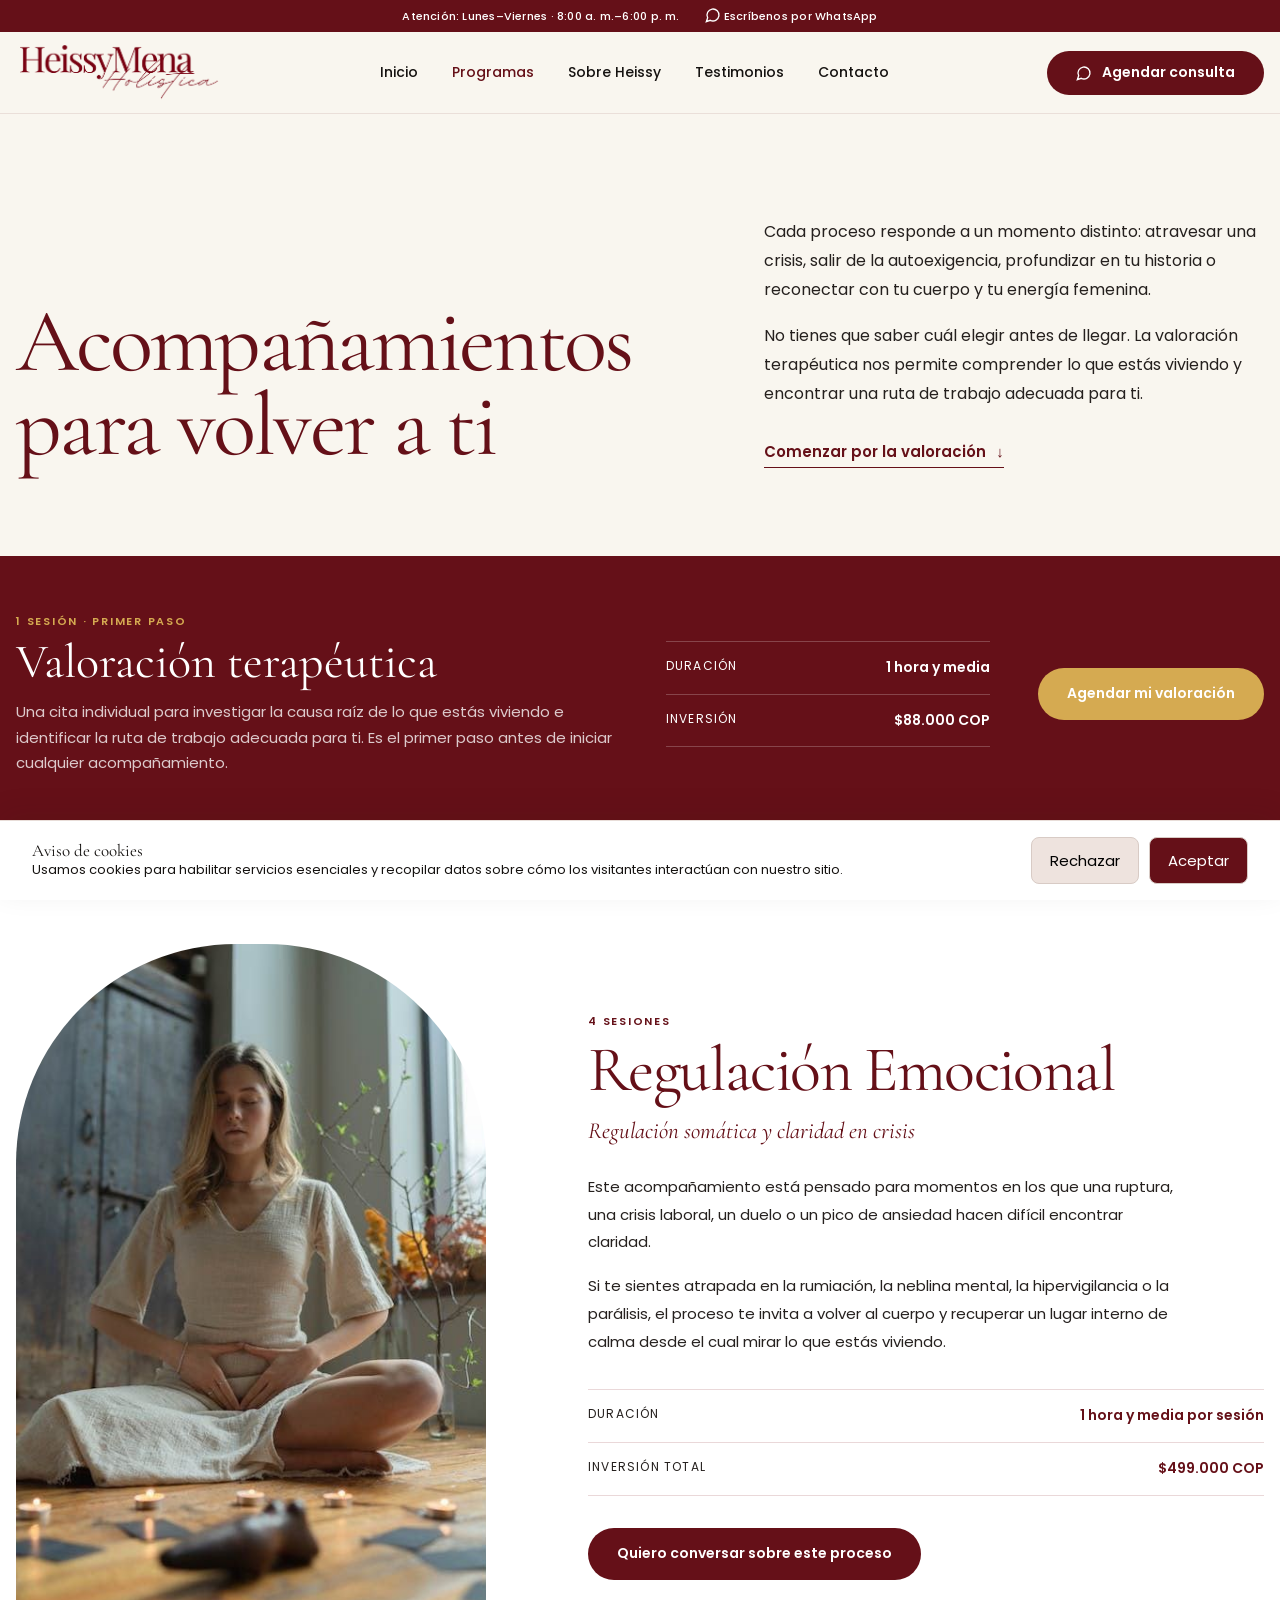
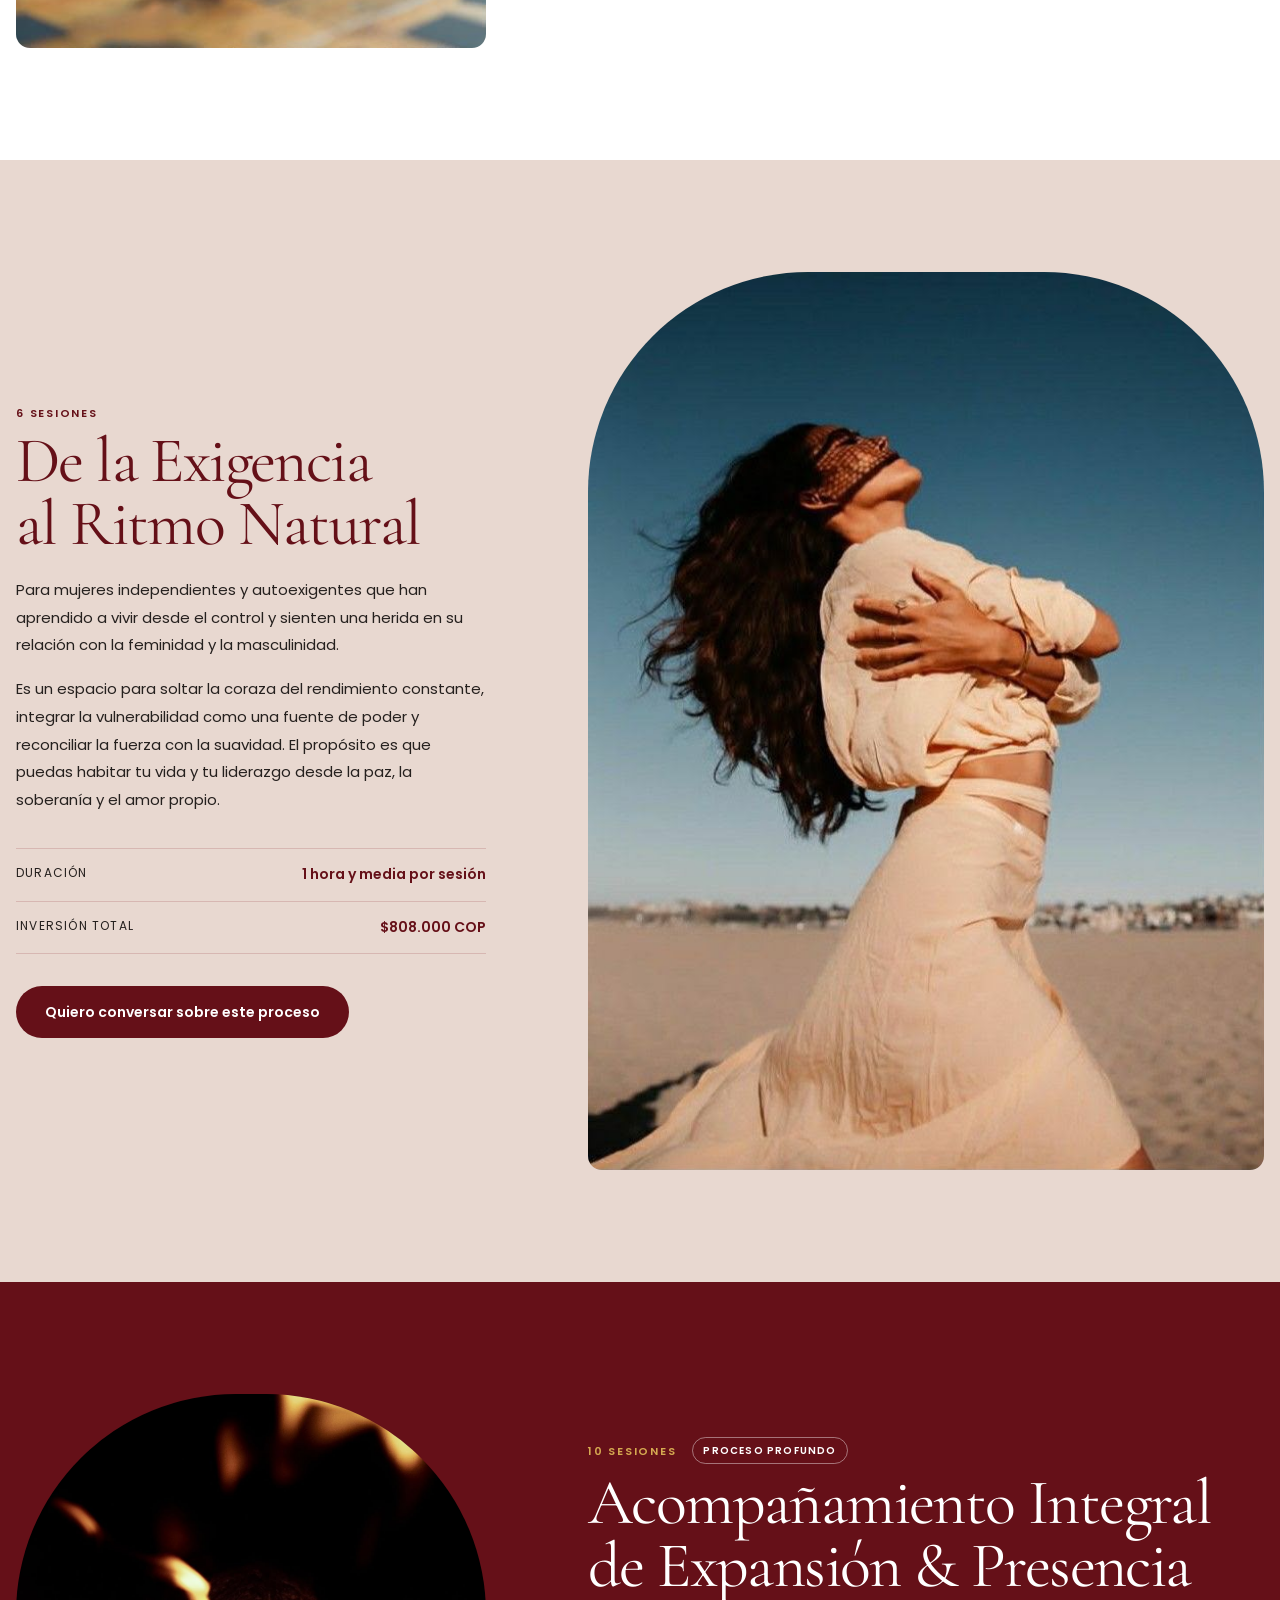
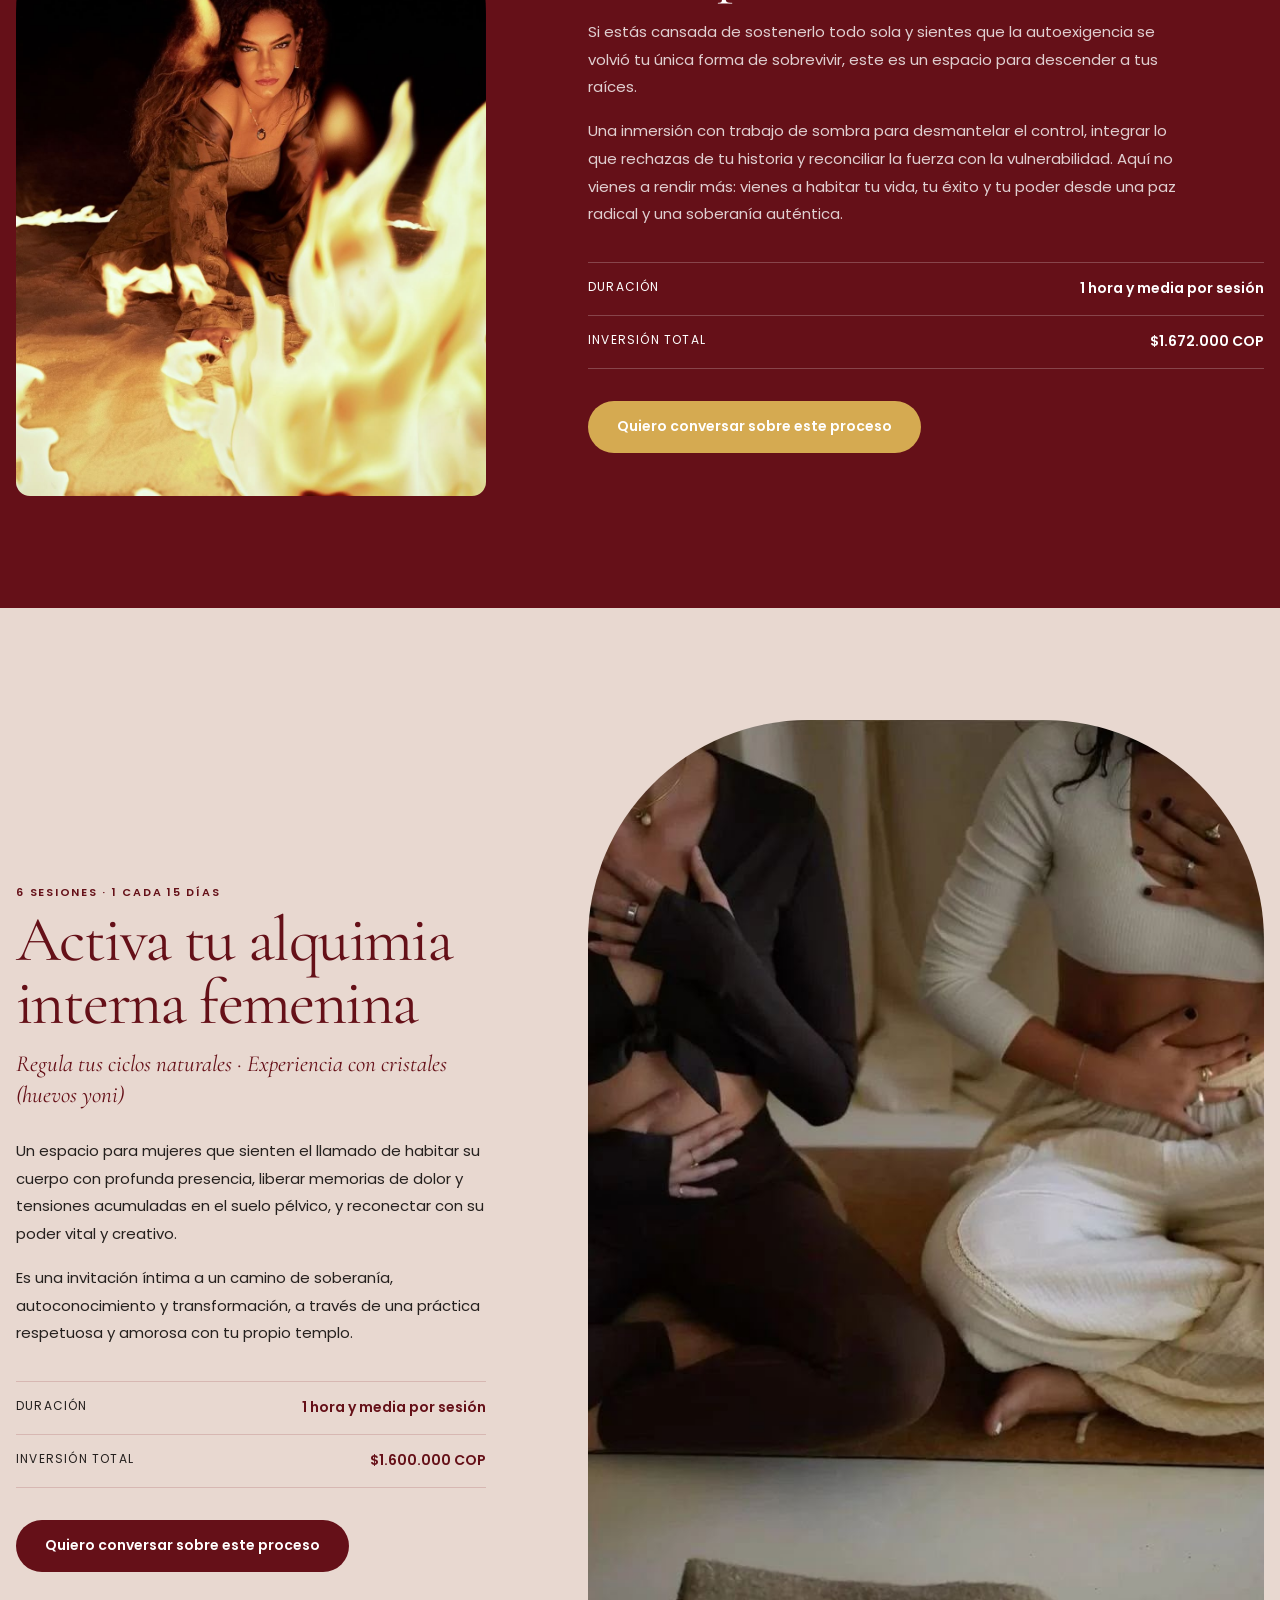
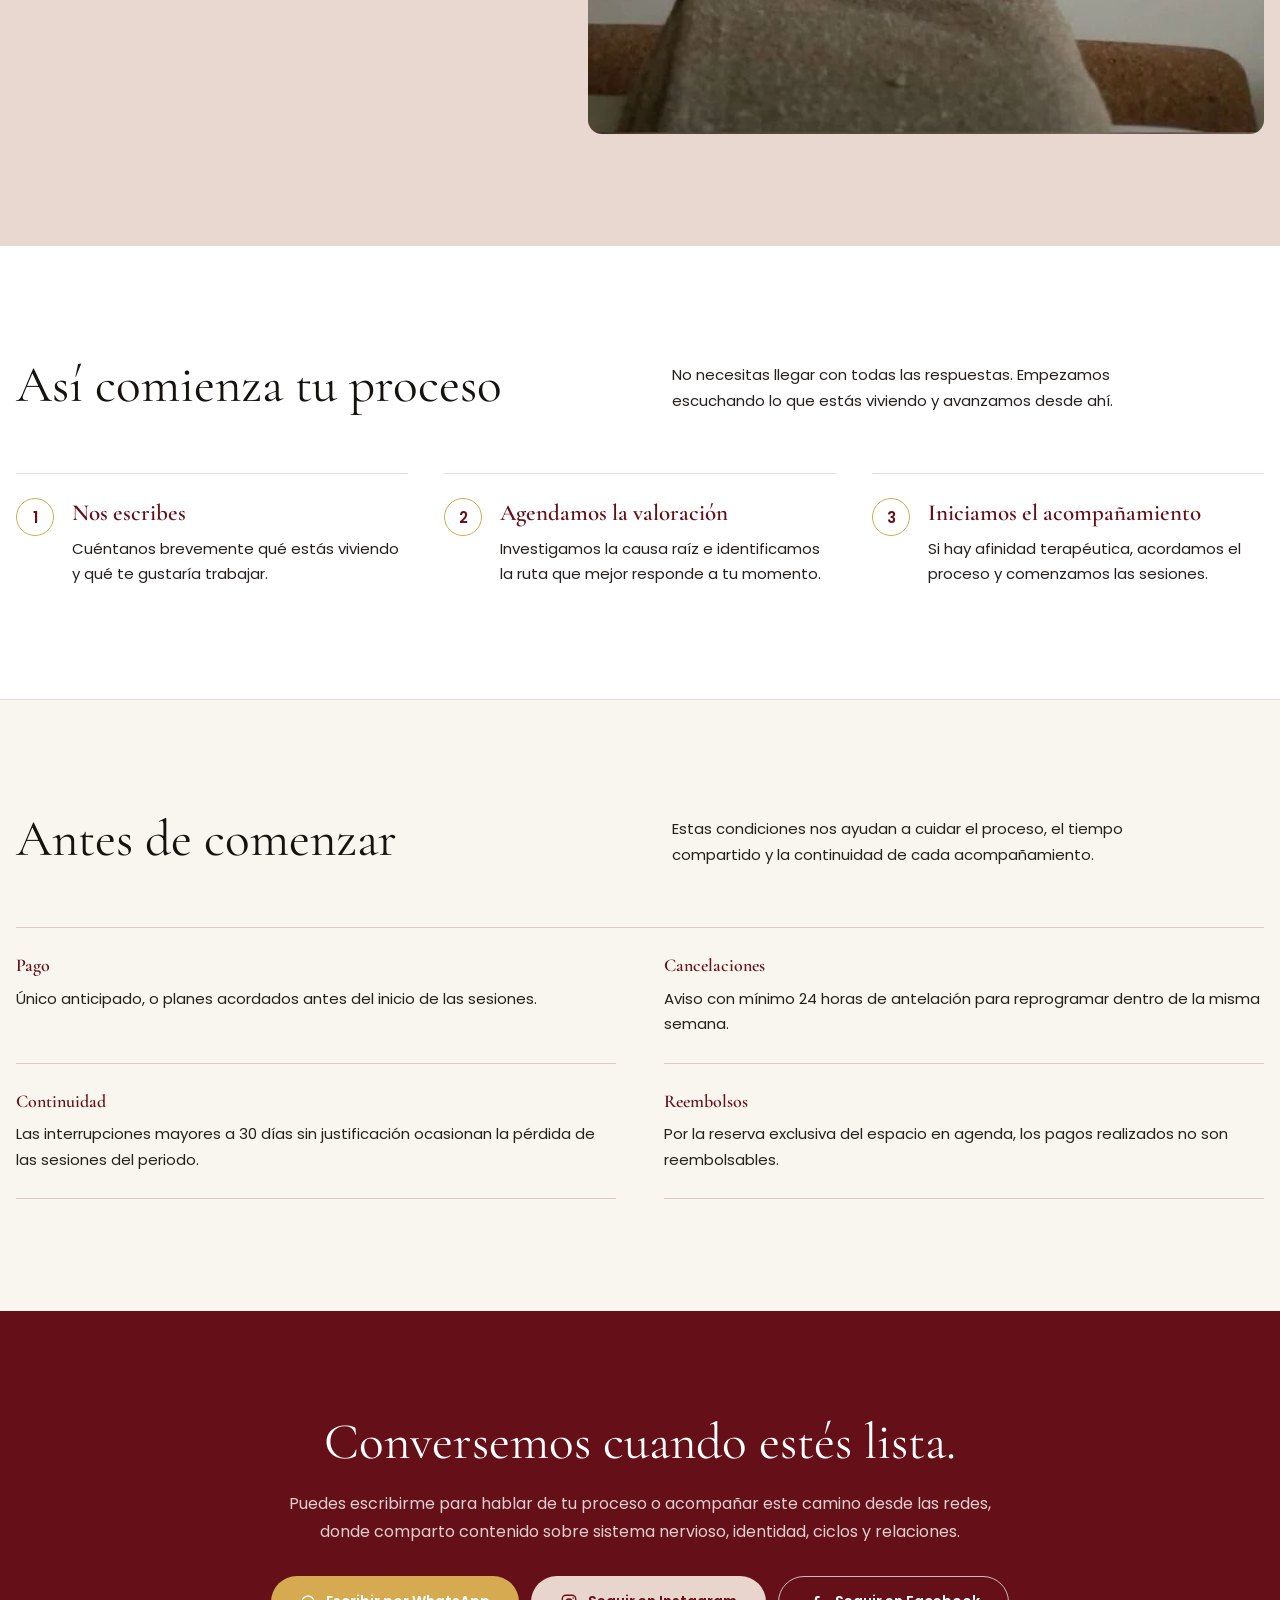
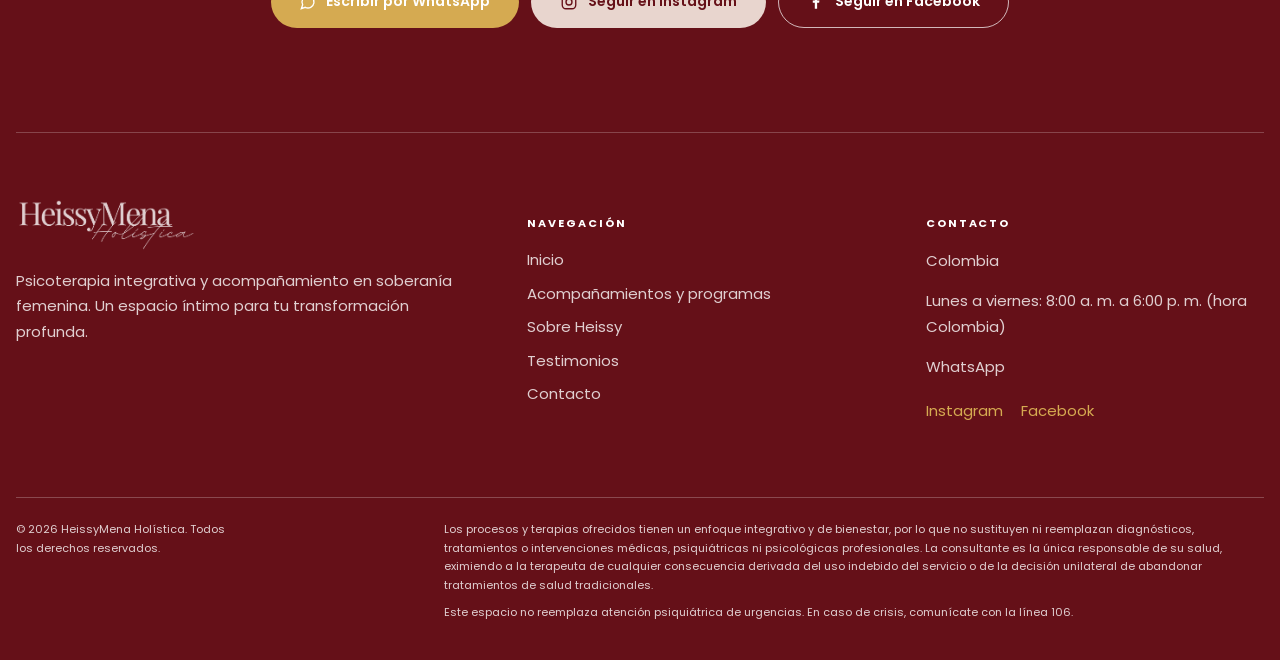
<file: programa/index.html>
<!DOCTYPE html>
<html lang="es" prefix="og: https://ogp.me/ns#">
<head>
  <meta charset="utf-8">
  <meta name="viewport" content="width=device-width, initial-scale=1">
  <meta name="description" content="Acompañamientos terapéuticos y programas de bienestar femenino con Heissy Mena.">
  <title>Acompañamientos y programas · HeissyMena</title>

  <link rel="canonical" href="https://heissymenaholistica.com/programa/">
  <link rel="image_src" href="https://heissymenaholistica.com/assets/open-graph-heissy-mena.jpg">

  <meta property="og:locale" content="es_CO">
  <meta property="og:type" content="website">
  <meta property="og:site_name" content="HeissyMena Holística">
  <meta property="og:title" content="Acompañamientos y programas · HeissyMena">
  <meta property="og:description" content="Conoce los acompañamientos terapéuticos de Heissy Mena y encuentra una ruta adecuada para tu momento y proceso personal.">
  <meta property="og:url" content="https://heissymenaholistica.com/programa/">
  <meta property="og:image" content="https://heissymenaholistica.com/assets/open-graph-heissy-mena.jpg">
  <meta property="og:image:url" content="https://heissymenaholistica.com/assets/open-graph-heissy-mena.jpg">
  <meta property="og:image:secure_url" content="https://heissymenaholistica.com/assets/open-graph-heissy-mena.jpg">
  <meta property="og:image:type" content="image/jpeg">
  <meta property="og:image:width" content="1200">
  <meta property="og:image:height" content="630">
  <meta property="og:image:alt" content="Heissy Mena en su espacio de acompañamiento terapéutico">

  <meta name="twitter:card" content="summary_large_image">
  <meta name="twitter:title" content="Acompañamientos y programas · HeissyMena">
  <meta name="twitter:description" content="Conoce los acompañamientos terapéuticos de Heissy Mena y encuentra una ruta adecuada para tu momento y proceso personal.">
  <meta name="twitter:image" content="https://heissymenaholistica.com/assets/open-graph-heissy-mena.jpg">
  <meta name="twitter:image:alt" content="Heissy Mena en su espacio de acompañamiento terapéutico">

  <link rel="stylesheet" href="/styles.css?v=20261004-3">
  <link rel="shortcut icon" href="/favicon.png" type="image/x-icon">
  <script defer src="/app.js?v=20261004"></script>
</head>
<body data-page="programa">
  <!-- Google tag (gtag.js) -->
<script async src="https://www.googletagmanager.com/gtag/js?id=G-9C8GVPXBVZ"></script>
<script>
  window.dataLayer = window.dataLayer || [];
  function gtag(){dataLayer.push(arguments);}
  gtag('js', new Date());

  gtag('config', 'G-9C8GVPXBVZ');
</script>
  <div class="topbar">
    <span>Atención: Lunes–Viernes · 8:00 a. m.–6:00 p. m.</span><a class="wpp-message-link" href="https://wa.me/573019767182?text=Hola%20Heissy%2C%20me%20gustar%C3%ADa%20agendar%20una%20consulta"><svg width="16" height="16" viewbox="0 0 24 24" fill="none" stroke="currentcolor" stroke-width="2">
    <path d="M7.9 20A9 9 0 1 0 4 16.1L2 22Z"></path></svg> Escríbenos por WhatsApp</a>
  </div>
  <header class="header">
    <div class="container header-inner">
      <a href="/" aria-label="Inicio"><img class="logo" src="/assets/logo.png" alt="HeissyMena Holística"></a>
      <nav class="nav" aria-label="Navegación principal">
        <a class="" href="/">Inicio</a><a class="active" href="/programa/">Programas</a><a class="" href="/sobre/">Sobre Heissy</a><a class="" href="/testimonios/">Testimonios</a><a class="" href="/contacto/">Contacto</a>
      </nav><a class="header-cta" href="https://wa.me/573019767182?text=Hola%20Heissy%2C%20me%20gustar%C3%ADa%20agendar%20una%20consulta"><svg width="16" height="16" viewbox="0 0 24 24" fill="none" stroke="currentcolor" stroke-width="2">
      <path d="M7.9 20A9 9 0 1 0 4 16.1L2 22Z"></path></svg> Agendar consulta</a><button class="mobile-toggle" aria-label="Abrir menú" aria-expanded="false">☰</button>
    </div>
  </header>
  <main>
    <section class="programs-intro" id="servicios">
      <div class="container programs-intro__layout">
        <div class="reveal">
          <h1>Acompañamientos para volver a ti</h1>
        </div>
        <div class="programs-intro__copy reveal">
          <p>Cada proceso responde a un momento distinto: atravesar una crisis, salir de la autoexigencia, profundizar en tu historia o reconectar con tu cuerpo y tu energía femenina.</p>
          <p>No tienes que saber cuál elegir antes de llegar. La valoración terapéutica nos permite comprender lo que estás viviendo y encontrar una ruta de trabajo adecuada para ti.</p>
          <a class="text-link" href="#valoracion">Comenzar por la valoración <span aria-hidden="true">↓</span></a>
        </div>
      </div>
    </section>

    <section class="valuation-band" id="valoracion">
      <div class="container valuation-band__layout reveal">
        <div>
          <p class="service-label">1 sesión · Primer paso</p>
          <h2>Valoración terapéutica</h2>
          <p>Una cita individual para investigar la causa raíz de lo que estás viviendo e identificar la ruta de trabajo adecuada para ti. Es el primer paso antes de iniciar cualquier acompañamiento.</p>
        </div>
        <dl class="program-facts program-facts--light">
          <div><dt>Duración</dt><dd>1 hora y media</dd></div>
          <div><dt>Inversión</dt><dd>$88.000 COP</dd></div>
        </dl>
        <a class="btn btn-gold" href="https://wa.me/573019767182?text=Hola%2C%20quiero%20agendar%20mi%20sesi%C3%B3n%20de%20valoraci%C3%B3n%20terap%C3%A9utica">Agendar mi valoración</a>
      </div>
    </section>

    <section class="programs-catalog" aria-label="Acompañamientos disponibles">
      <article class="program-entry" id="retorno-al-cuerpo">
        <div class="container program-entry__layout">
          <figure class="program-entry__image reveal">
            <img src="/assets/servicios/Sanacion.jpeg" width="500" height="750" alt="Mujer conectando con su cuerpo en una práctica de presencia">
          </figure>
          <div class="program-entry__content reveal">
            <p class="service-label">4 sesiones</p>
            <h2>Regulación Emocional</h2>
            <p class="program-entry__subtitle">Regulación somática y claridad en crisis</p>
            <p>Este acompañamiento está pensado para momentos en los que una ruptura, una crisis laboral, un duelo o un pico de ansiedad hacen difícil encontrar claridad.</p>
            <p>Si te sientes atrapada en la rumiación, la neblina mental, la hipervigilancia o la parálisis, el proceso te invita a volver al cuerpo y recuperar un lugar interno de calma desde el cual mirar lo que estás viviendo.</p>
            <dl class="program-facts">
              <div><dt>Duración</dt><dd>1 hora y media por sesión</dd></div>
              <div><dt>Inversión total</dt><dd>$499.000 COP</dd></div>
            </dl>
            <a class="btn btn-primary" href="https://wa.me/573019767182?text=Hola%2C%20me%20interesa%20el%20paquete%20Retorno%20al%20cuerpo%20(4%20sesiones)">Quiero conversar sobre este proceso</a>
          </div>
        </div>
      </article>

      <article class="program-entry program-entry--tinted" id="ritmo-natural">
        <div class="container program-entry__layout program-entry__layout--reverse">
          <figure class="program-entry__image reveal">
            <img src="/assets/servicios/Soberania.jpeg" width="662" height="879" loading="lazy" alt="Mujer abrazándose con libertad y suavidad">
          </figure>
          <div class="program-entry__content reveal">
            <p class="service-label">6 sesiones</p>
            <h2>De la Exigencia al Ritmo Natural</h2>
            <p>Para mujeres independientes y autoexigentes que han aprendido a vivir desde el control y sienten una herida en su relación con la feminidad y la masculinidad.</p>
            <p>Es un espacio para soltar la coraza del rendimiento constante, integrar la vulnerabilidad como una fuente de poder y reconciliar la fuerza con la suavidad. El propósito es que puedas habitar tu vida y tu liderazgo desde la paz, la soberanía y el amor propio.</p>
            <dl class="program-facts">
              <div><dt>Duración</dt><dd>1 hora y media por sesión</dd></div>
              <div><dt>Inversión total</dt><dd>$808.000 COP</dd></div>
            </dl>
            <a class="btn btn-primary" href="https://wa.me/573019767182?text=Hola%2C%20me%20interesa%20el%20paquete%20De%20la%20Exigencia%20al%20Ritmo%20Natural%20(6%20sesiones)">Quiero conversar sobre este proceso</a>
          </div>
        </div>
      </article>

      <article class="program-entry program-entry--wine" id="expansion-presencia">
        <div class="container program-entry__layout">
          <figure class="program-entry__image reveal">
            <img src="/assets/servicios/Transformacion.jpeg" width="1070" height="1600" loading="lazy" alt="Mujer entre luces cálidas que evocan transformación y presencia">
          </figure>
          <div class="program-entry__content reveal">
            <div class="program-entry__label-row">
              <p class="service-label">10 sesiones</p>
              <span>Proceso profundo</span>
            </div>
            <h2>Acompañamiento Integral de Expansión &amp; Presencia</h2>
            <p>Si estás cansada de sostenerlo todo sola y sientes que la autoexigencia se volvió tu única forma de sobrevivir, este es un espacio para descender a tus raíces.</p>
            <p>Una inmersión con trabajo de sombra para desmantelar el control, integrar lo que rechazas de tu historia y reconciliar la fuerza con la vulnerabilidad. Aquí no vienes a rendir más: vienes a habitar tu vida, tu éxito y tu poder desde una paz radical y una soberanía auténtica.</p>
            <dl class="program-facts program-facts--light">
              <div><dt>Duración</dt><dd>1 hora y media por sesión</dd></div>
              <div><dt>Inversión total</dt><dd>$1.672.000 COP</dd></div>
            </dl>
            <a class="btn btn-gold" href="https://wa.me/573019767182?text=Hola%2C%20me%20interesa%20el%20Acompa%C3%B1amiento%20Integral%20de%20Expansi%C3%B3n%20%26%20Presencia%20(10%20sesiones)">Quiero conversar sobre este proceso</a>
          </div>
        </div>
      </article>

      <article class="program-entry program-entry--tinted" id="alquimia-femenina">
        <div class="container program-entry__layout program-entry__layout--reverse">
          <figure class="program-entry__image reveal">
            <img src="/assets/servicios/sanancion_2.jpeg" width="736" height="1104" loading="lazy" alt="Dos mujeres en una práctica corporal de conexión y cuidado">
          </figure>
          <div class="program-entry__content reveal">
            <p class="service-label">6 sesiones · 1 cada 15 días</p>
            <h2>Activa tu alquimia interna femenina</h2>
            <p class="program-entry__subtitle">Regula tus ciclos naturales · Experiencia con cristales (huevos yoni)</p>
            <p>Un espacio para mujeres que sienten el llamado de habitar su cuerpo con profunda presencia, liberar memorias de dolor y tensiones acumuladas en el suelo pélvico, y reconectar con su poder vital y creativo.</p>
            <p>Es una invitación íntima a un camino de soberanía, autoconocimiento y transformación, a través de una práctica respetuosa y amorosa con tu propio templo.</p>
            <dl class="program-facts">
              <div><dt>Duración</dt><dd>1 hora y media por sesión</dd></div>
              <div><dt>Inversión total</dt><dd>$1.600.000 COP</dd></div>
            </dl>
            <a class="btn btn-primary" href="https://wa.me/573019767182?text=Hola%2C%20me%20interesa%20Activa%20tu%20alquimia%20interna%20femenina%20(6%20sesiones)">Quiero conversar sobre este proceso</a>
          </div>
        </div>
      </article>
    </section>

    <section class="section white programs-process">
      <div class="container">
        <div class="programs-process__heading reveal">
          <h2 class="section-title">Así comienza tu proceso</h2>
          <p>No necesitas llegar con todas las respuestas. Empezamos escuchando lo que estás viviendo y avanzamos desde ahí.</p>
        </div>
        <ol class="programs-process__steps">
          <li class="reveal"><span>1</span><div><h3>Nos escribes</h3><p>Cuéntanos brevemente qué estás viviendo y qué te gustaría trabajar.</p></div></li>
          <li class="reveal"><span>2</span><div><h3>Agendamos la valoración</h3><p>Investigamos la causa raíz e identificamos la ruta que mejor responde a tu momento.</p></div></li>
          <li class="reveal"><span>3</span><div><h3>Iniciamos el acompañamiento</h3><p>Si hay afinidad terapéutica, acordamos el proceso y comenzamos las sesiones.</p></div></li>
        </ol>
      </div>
    </section>

    <section class="section blush policies-section">
      <div class="container">
        <div class="programs-process__heading reveal">
          <h2 class="section-title">Antes de comenzar</h2>
          <p>Estas condiciones nos ayudan a cuidar el proceso, el tiempo compartido y la continuidad de cada acompañamiento.</p>
        </div>
        <div class="policy-grid">
          <article class="policy-item reveal"><h3>Pago</h3><p>Único anticipado, o planes acordados antes del inicio de las sesiones.</p></article>
          <article class="policy-item reveal"><h3>Cancelaciones</h3><p>Aviso con mínimo 24 horas de antelación para reprogramar dentro de la misma semana.</p></article>
          <article class="policy-item reveal"><h3>Continuidad</h3><p>Las interrupciones mayores a 30 días sin justificación ocasionan la pérdida de las sesiones del periodo.</p></article>
          <article class="policy-item reveal"><h3>Reembolsos</h3><p>Por la reserva exclusiva del espacio en agenda, los pagos realizados no son reembolsables.</p></article>
        </div>
      </div>
    </section>
  </main>
  <section class="cta-band cta-band--social">
    <h2 class="section-title">Conversemos cuando estés lista.</h2>
    <p class="cta-band__copy">Puedes escribirme para hablar de tu proceso o acompañar este camino desde las redes, donde comparto contenido sobre sistema nervioso, identidad, ciclos y relaciones.</p>
    <div class="actions" aria-label="Formas de conectar con Heissy Mena">
      <a class="btn btn-gold" href="https://wa.me/573019767182?text=Hola%20Heissy%2C%20me%20gustar%C3%ADa%20agendar%20una%20consulta"><svg width="16" height="16" viewbox="0 0 24 24" fill="none" stroke="currentcolor" stroke-width="2">
      <path d="M7.9 20A9 9 0 1 0 4 16.1L2 22Z"></path></svg> Escribir por WhatsApp</a>
      <a class="btn btn-tiza" href="https://www.instagram.com/heissymenaholistica.co" target="_blank" rel="noopener noreferrer" aria-label="Seguir a Heissy Mena Holística en Instagram (abre en una pestaña nueva)"><svg aria-hidden="true" width="18" height="18" viewBox="0 0 24 24" fill="none" stroke="currentColor" stroke-width="1.8"><rect x="3" y="3" width="18" height="18" rx="5"></rect><circle cx="12" cy="12" r="4"></circle><circle cx="17.5" cy="6.5" r="1" fill="currentColor" stroke="none"></circle></svg> Seguir en Instagram</a>
      <a class="btn btn-light" href="https://www.facebook.com/share/1HW1AP8QaU/" target="_blank" rel="noopener noreferrer" aria-label="Seguir a Heissy Mena Holística en Facebook (abre en una pestaña nueva)"><svg aria-hidden="true" width="18" height="18" viewBox="0 0 24 24" fill="currentColor"><path d="M13.5 21v-8h2.7l.4-3h-3.1V8.1c0-.9.3-1.5 1.6-1.5h1.7V4a22 22 0 0 0-2.4-.1c-2.4 0-4 1.5-4 4.1v2H7.7v3h2.7v8h3.1Z"></path></svg> Seguir en Facebook</a>
    </div>
  </section>
  <footer class="footer">
    <div class="container footer-top">
      <div>
        <img class="footer-logo" src="/assets/logo-dark.png" alt="HeissyMena Holística">
        <p>Psicoterapia integrativa y acompañamiento en soberanía femenina. Un espacio íntimo para tu transformación profunda.</p>
      </div>
      <div>
        <h4>Navegación</h4><a href="/">Inicio</a><a href="/programa/">Acompañamientos y programas</a><a href="/sobre/">Sobre Heissy</a><a href="/testimonios/">Testimonios</a><a href="/contacto/">Contacto</a>
      </div>
      <div>
        <h4>Contacto</h4>
        <p>Colombia</p>
        <p>Lunes a viernes: 8:00 a. m. a 6:00 p. m. (hora Colombia)</p><a href="https://wa.me/573019767182">WhatsApp</a>
        <div class="footer-social"><a href="https://www.instagram.com/heissymenaholistica.co" target="_blank" rel="noopener noreferrer">Instagram</a><a href="https://www.facebook.com/share/1HW1AP8QaU/" target="_blank" rel="noopener noreferrer">Facebook</a></div>
      </div>
    </div>
    <div class="container footer-bottom">
      <span>© 2026 HeissyMena Holística. Todos los derechos reservados.</span>
      <div class="legal-notices"><p>Los procesos y terapias ofrecidos tienen un enfoque integrativo y de bienestar, por lo que no sustituyen ni reemplazan diagnósticos, tratamientos o intervenciones médicas, psiquiátricas ni psicológicas profesionales. La consultante es la única responsable de su salud, eximiendo a la terapeuta de cualquier consecuencia derivada del uso indebido del servicio o de la decisión unilateral de abandonar tratamientos de salud tradicionales.</p><p>Este espacio no reemplaza atención psiquiátrica de urgencias. En caso de crisis, comunícate con la línea 106.</p></div>
    </div>
  </footer>
  <aside class="cookie" role="dialog" aria-label="Aviso de cookies">
    <p><strong>Aviso de cookies</strong>Usamos cookies para habilitar servicios esenciales y recopilar datos sobre cómo los visitantes interactúan con nuestro sitio.</p>
    <div class="cookie-actions">
      <button data-cookie="rejected">Rechazar</button><button data-cookie="accepted">Aceptar</button>
    </div>
  </aside>
</body>
</html>
</file>
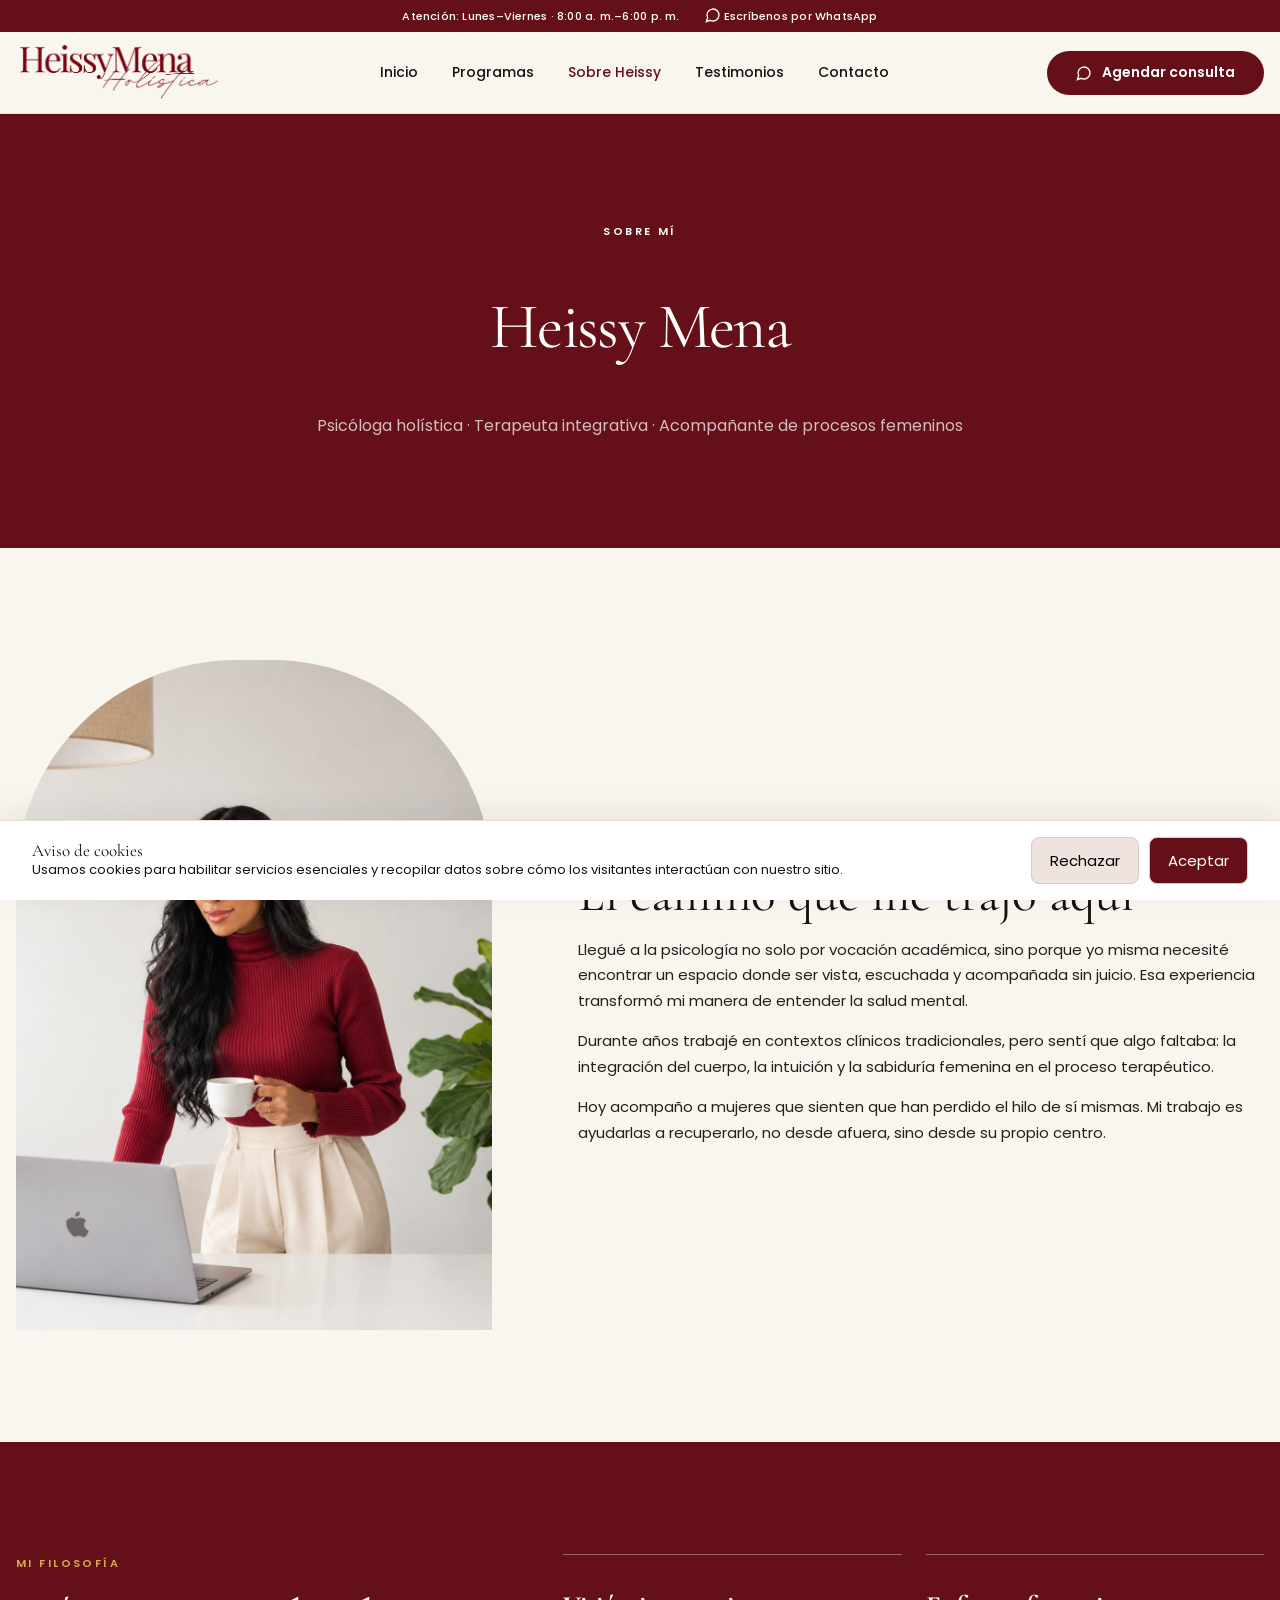
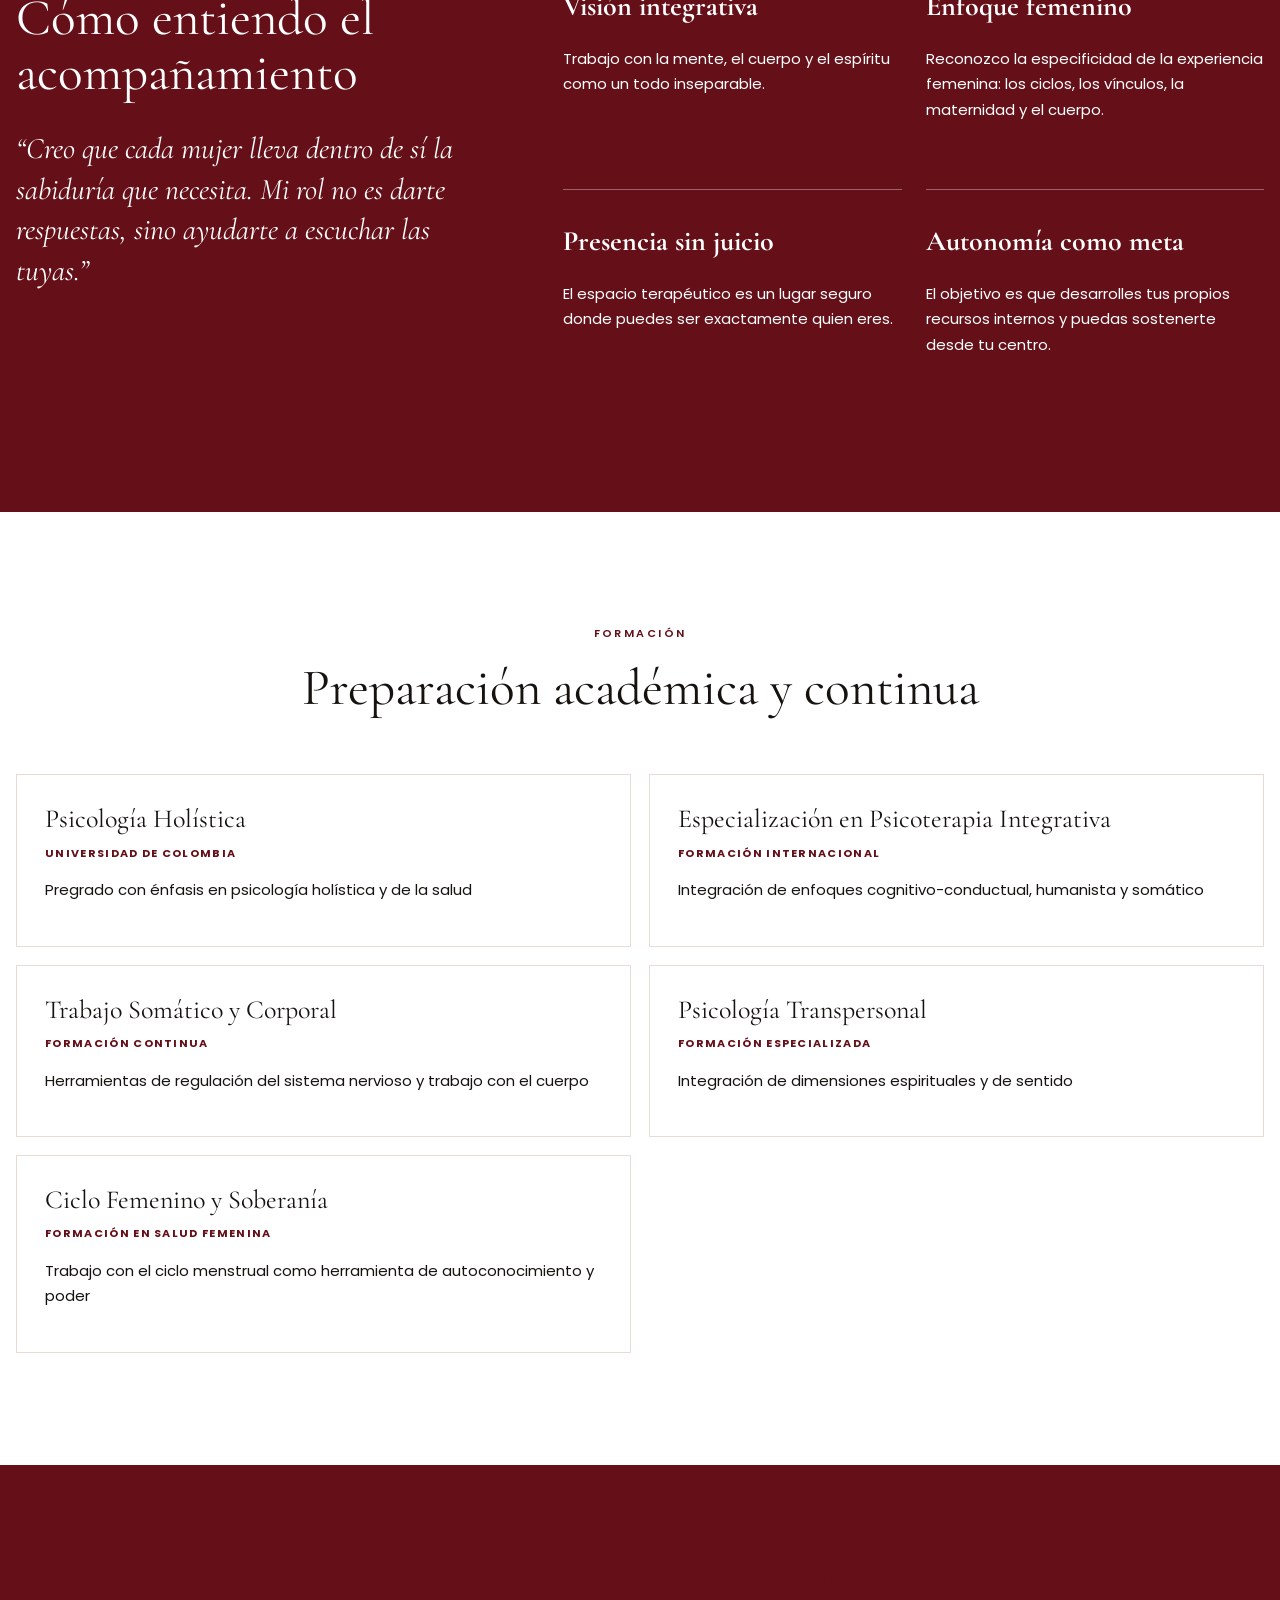
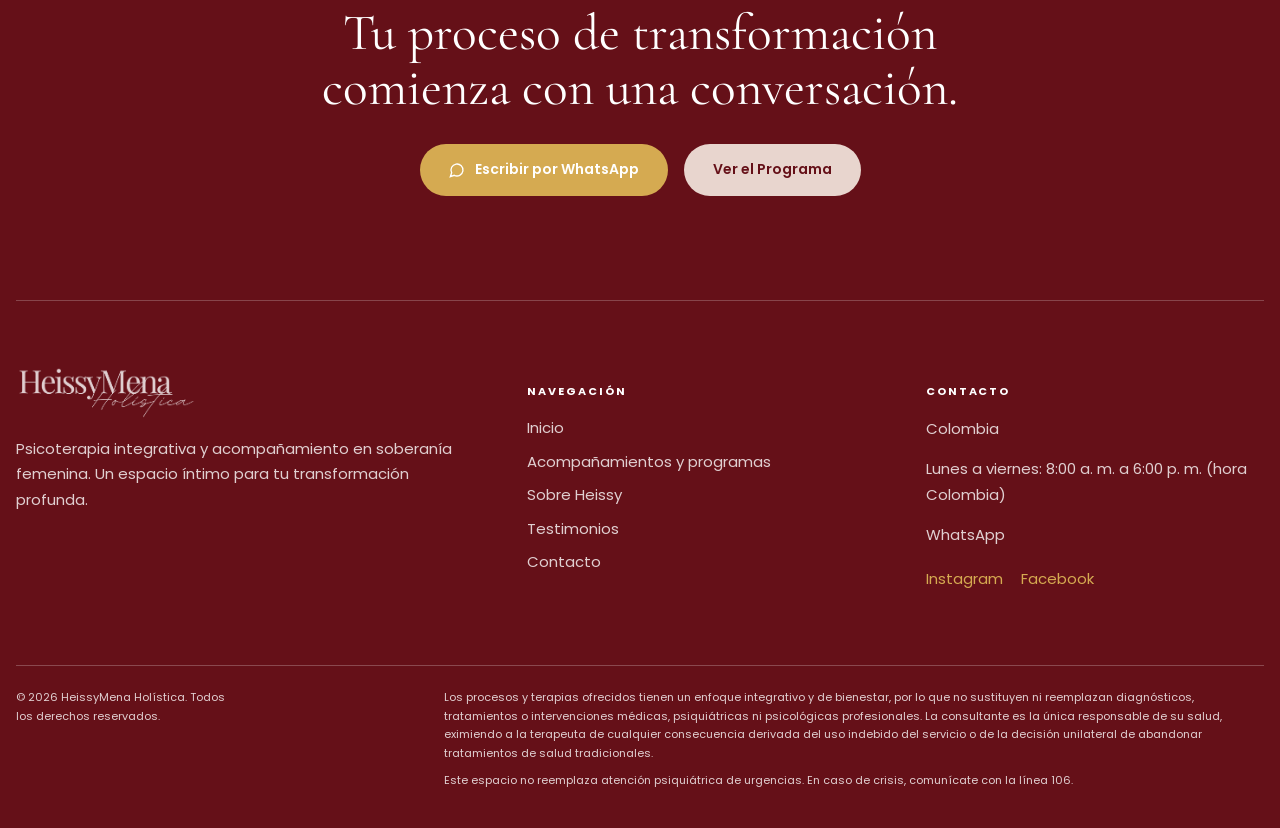
<file: sobre/index.html>
<!DOCTYPE html>
<html lang="es" prefix="og: https://ogp.me/ns#">
<head>
  <meta charset="utf-8">
  <meta name="viewport" content="width=device-width, initial-scale=1">
  <meta name="description" content="Conoce a Heissy Mena.">
  <title>Sobre Heissy · HeissyMena</title>

  <link rel="canonical" href="https://heissymenaholistica.com/sobre/">
  <link rel="image_src" href="https://heissymenaholistica.com/assets/open-graph-heissy-mena.jpg">

  <meta property="og:locale" content="es_CO">
  <meta property="og:type" content="website">
  <meta property="og:site_name" content="HeissyMena Holística">
  <meta property="og:title" content="Sobre Heissy · HeissyMena">
  <meta property="og:description" content="Conoce a Heissy Mena, psicóloga holística y terapeuta integrativa dedicada al acompañamiento de procesos femeninos.">
  <meta property="og:url" content="https://heissymenaholistica.com/sobre/">
  <meta property="og:image" content="https://heissymenaholistica.com/assets/open-graph-heissy-mena.jpg">
  <meta property="og:image:url" content="https://heissymenaholistica.com/assets/open-graph-heissy-mena.jpg">
  <meta property="og:image:secure_url" content="https://heissymenaholistica.com/assets/open-graph-heissy-mena.jpg">
  <meta property="og:image:type" content="image/jpeg">
  <meta property="og:image:width" content="1200">
  <meta property="og:image:height" content="630">
  <meta property="og:image:alt" content="Heissy Mena en su espacio de acompañamiento terapéutico">

  <meta name="twitter:card" content="summary_large_image">
  <meta name="twitter:title" content="Sobre Heissy · HeissyMena">
  <meta name="twitter:description" content="Conoce a Heissy Mena, psicóloga holística y terapeuta integrativa dedicada al acompañamiento de procesos femeninos.">
  <meta name="twitter:image" content="https://heissymenaholistica.com/assets/open-graph-heissy-mena.jpg">
  <meta name="twitter:image:alt" content="Heissy Mena en su espacio de acompañamiento terapéutico">

  <link rel="stylesheet" href="/styles.css?v=20261004">
  <link rel="shortcut icon" href="/favicon.png" type="image/x-icon">
  <script defer src="/app.js?v=20261004"></script>
</head>
<body data-page="sobre">
  <!-- Google tag (gtag.js) -->
<script async src="https://www.googletagmanager.com/gtag/js?id=G-9C8GVPXBVZ"></script>
<script>
  window.dataLayer = window.dataLayer || [];
  function gtag(){dataLayer.push(arguments);}
  gtag('js', new Date());

  gtag('config', 'G-9C8GVPXBVZ');
</script>
  <div class="topbar">
    <span>Atención: Lunes–Viernes · 8:00 a. m.–6:00 p. m.</span><a class="wpp-message-link" href="https://wa.me/573019767182?text=Hola%20Heissy%2C%20me%20gustar%C3%ADa%20agendar%20una%20consulta"><svg width="16" height="16" viewbox="0 0 24 24" fill="none" stroke="currentcolor" stroke-width="2">
    <path d="M7.9 20A9 9 0 1 0 4 16.1L2 22Z"></path></svg> Escríbenos por WhatsApp</a>
  </div>
  <header class="header">
    <div class="container header-inner">
      <a href="/" aria-label="Inicio"><img class="logo" src="/assets/logo.png" alt="HeissyMena Holística"></a>
      <nav class="nav" aria-label="Navegación principal">
        <a class="" href="/">Inicio</a><a class="" href="/programa/">Programas</a><a class="active" href="/sobre/">Sobre Heissy</a><a class="" href="/testimonios/">Testimonios</a><a class="" href="/contacto/">Contacto</a>
      </nav><a class="header-cta" href="https://wa.me/573019767182?text=Hola%20Heissy%2C%20me%20gustar%C3%ADa%20agendar%20una%20consulta"><svg width="16" height="16" viewbox="0 0 24 24" fill="none" stroke="currentcolor" stroke-width="2">
      <path d="M7.9 20A9 9 0 1 0 4 16.1L2 22Z"></path></svg> Agendar consulta</a><button class="mobile-toggle" aria-label="Abrir menú" aria-expanded="false">☰</button>
    </div>
  </header>
  <main>
    <section class="page-hero">
      <p class="eyebrow" style="color:#fff">Sobre mí</p>
      <h1 class="display">Heissy Mena</h1>
      <p class="lead">Psicóloga holística · Terapeuta integrativa · Acompañante de procesos femeninos</p>
    </section>
    <section class="section">
      <div class="container story-layout">
        <img class="portrait-tall reveal" src="/assets/personal.jpeg" alt="Heissy Mena, psicóloga holística y terapeuta integrativa">
        <div class="story-copy reveal">
          <p class="eyebrow">Mi historia</p>
          <h2 class="section-title">El camino que me trajo aquí</h2>
          <p>Llegué a la psicología no solo por vocación académica, sino porque yo misma necesité encontrar un espacio donde ser vista, escuchada y acompañada sin juicio. Esa experiencia transformó mi manera de entender la salud mental.</p>
          <p>Durante años trabajé en contextos clínicos tradicionales, pero sentí que algo faltaba: la integración del cuerpo, la intuición y la sabiduría femenina en el proceso terapéutico.</p>
          <p>Hoy acompaño a mujeres que sienten que han perdido el hilo de sí mismas. Mi trabajo es ayudarlas a recuperarlo, no desde afuera, sino desde su propio centro.</p>
        </div>
      </div>
    </section>
    <section class="section wine">
      <div class="container check-layout">
        <div class="reveal">
          <p class="eyebrow" style="color:var(--gold)">Mi filosofía</p>
          <h2 class="section-title">Cómo entiendo el acompañamiento</h2>
          <blockquote class="quote" style="color:#fff">
            “Creo que cada mujer lleva dentro de sí la sabiduría que necesita. Mi rol no es darte respuestas, sino ayudarte a escuchar las tuyas.”
          </blockquote>
        </div>
        <div class="philosophy">
          <article class="reveal">
            <h3 class="serif" style="font-size:28px;margin:0">Visión integrativa</h3>
            <p>Trabajo con la mente, el cuerpo y el espíritu como un todo inseparable.</p>
          </article>
          <article class="reveal">
            <h3 class="serif" style="font-size:28px;margin:0">Enfoque femenino</h3>
            <p>Reconozco la especificidad de la experiencia femenina: los ciclos, los vínculos, la maternidad y el cuerpo.</p>
          </article>
          <article class="reveal">
            <h3 class="serif" style="font-size:28px;margin:0">Presencia sin juicio</h3>
            <p>El espacio terapéutico es un lugar seguro donde puedes ser exactamente quien eres.</p>
          </article>
          <article class="reveal">
            <h3 class="serif" style="font-size:28px;margin:0">Autonomía como meta</h3>
            <p>El objetivo es que desarrolles tus propios recursos internos y puedas sostenerte desde tu centro.</p>
          </article>
        </div>
      </div>
    </section>
    <section class="section white">
      <div class="container">
        <div class="intro center reveal">
          <p class="eyebrow">Formación</p>
          <h2 class="section-title">Preparación académica y continua</h2>
        </div>
        <div class="education">
          <article class="reveal">
            <h3>Psicología Holística</h3><strong>Universidad de Colombia</strong>
            <p>Pregrado con énfasis en psicología holística y de la salud</p>
          </article>
          <article class="reveal">
            <h3>Especialización en Psicoterapia Integrativa</h3><strong>Formación internacional</strong>
            <p>Integración de enfoques cognitivo-conductual, humanista y somático</p>
          </article>
          <article class="reveal">
            <h3>Trabajo Somático y Corporal</h3><strong>Formación continua</strong>
            <p>Herramientas de regulación del sistema nervioso y trabajo con el cuerpo</p>
          </article>
          <article class="reveal">
            <h3>Psicología Transpersonal</h3><strong>Formación especializada</strong>
            <p>Integración de dimensiones espirituales y de sentido</p>
          </article>
          <article class="reveal">
            <h3>Ciclo Femenino y Soberanía</h3><strong>Formación en salud femenina</strong>
            <p>Trabajo con el ciclo menstrual como herramienta de autoconocimiento y poder</p>
          </article>
        </div>
      </div>
    </section>
  </main>
  <section class="cta-band">
    <p class="eyebrow">Psicoterapia Integrativa · Bienestar Femenino</p>
    <h2 class="section-title">Tu proceso de transformación<br>
    comienza con una conversación.</h2>
    <div class="actions">
      <a class="btn btn-gold" href="https://wa.me/573019767182?text=Hola%20Heissy%2C%20me%20gustar%C3%ADa%20agendar%20una%20consulta"><svg width="16" height="16" viewbox="0 0 24 24" fill="none" stroke="currentcolor" stroke-width="2">
      <path d="M7.9 20A9 9 0 1 0 4 16.1L2 22Z"></path></svg> Escribir por WhatsApp</a><a class="btn btn-tiza" href="/programa/">Ver el Programa</a>
    </div>
  </section>
  <footer class="footer">
    <div class="container footer-top">
      <div>
        <img class="footer-logo" src="/assets/logo-dark.png" alt="HeissyMena Holística">
        <p>Psicoterapia integrativa y acompañamiento en soberanía femenina. Un espacio íntimo para tu transformación profunda.</p>
      </div>
      <div>
        <h4>Navegación</h4><a href="/">Inicio</a><a href="/programa/">Acompañamientos y programas</a><a href="/sobre/">Sobre Heissy</a><a href="/testimonios/">Testimonios</a><a href="/contacto/">Contacto</a>
      </div>
      <div>
        <h4>Contacto</h4>
        <p>Colombia</p>
        <p>Lunes a viernes: 8:00 a. m. a 6:00 p. m. (hora Colombia)</p><a href="https://wa.me/573019767182">WhatsApp</a>
        <div class="footer-social"><a href="https://www.instagram.com/heissymenaholistica.co" target="_blank" rel="noopener noreferrer">Instagram</a><a href="https://www.facebook.com/share/1HW1AP8QaU/" target="_blank" rel="noopener noreferrer">Facebook</a></div>
      </div>
    </div>
    <div class="container footer-bottom">
      <span>© 2026 HeissyMena Holística. Todos los derechos reservados.</span>
      <div class="legal-notices"><p>Los procesos y terapias ofrecidos tienen un enfoque integrativo y de bienestar, por lo que no sustituyen ni reemplazan diagnósticos, tratamientos o intervenciones médicas, psiquiátricas ni psicológicas profesionales. La consultante es la única responsable de su salud, eximiendo a la terapeuta de cualquier consecuencia derivada del uso indebido del servicio o de la decisión unilateral de abandonar tratamientos de salud tradicionales.</p><p>Este espacio no reemplaza atención psiquiátrica de urgencias. En caso de crisis, comunícate con la línea 106.</p></div>
    </div>
  </footer>
  <aside class="cookie" role="dialog" aria-label="Aviso de cookies">
    <p><strong>Aviso de cookies</strong>Usamos cookies para habilitar servicios esenciales y recopilar datos sobre cómo los visitantes interactúan con nuestro sitio.</p>
    <div class="cookie-actions">
      <button data-cookie="rejected">Rechazar</button><button data-cookie="accepted">Aceptar</button>
    </div>
  </aside>
</body>
</html>
</file>
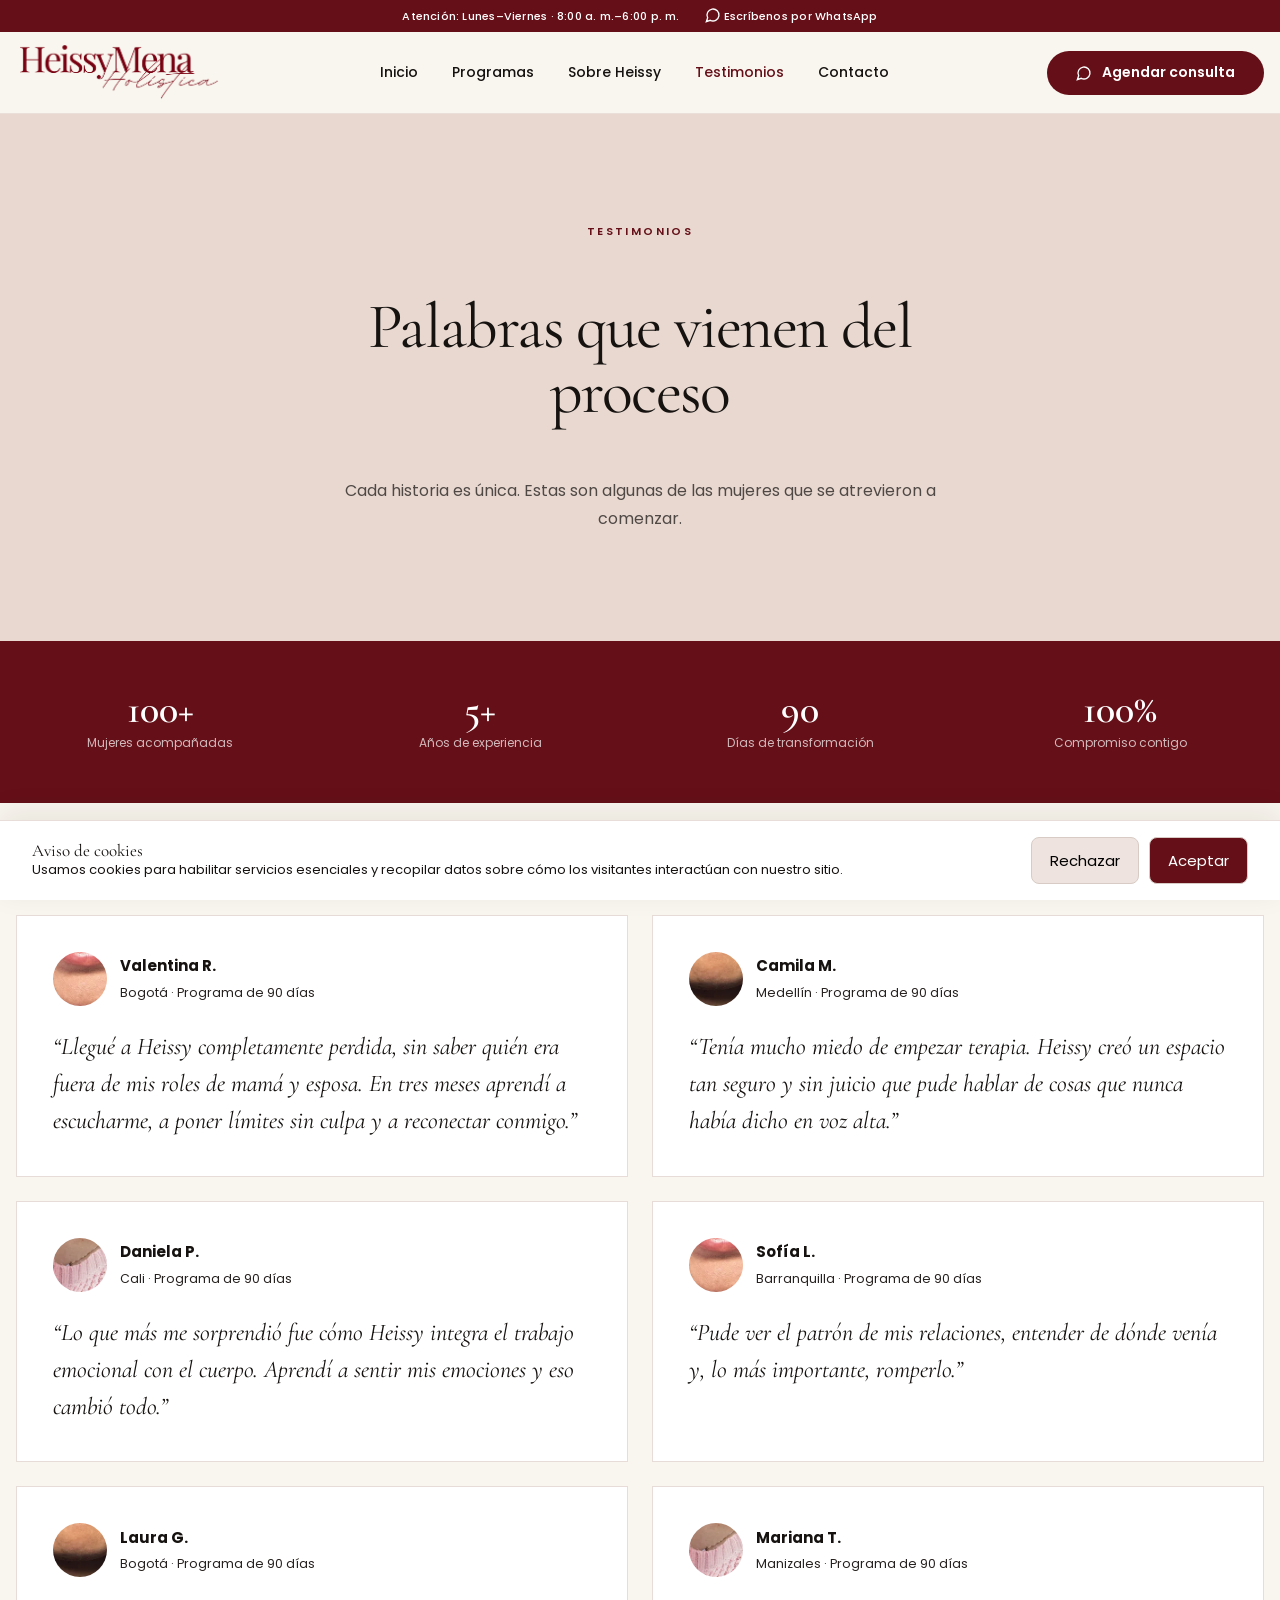
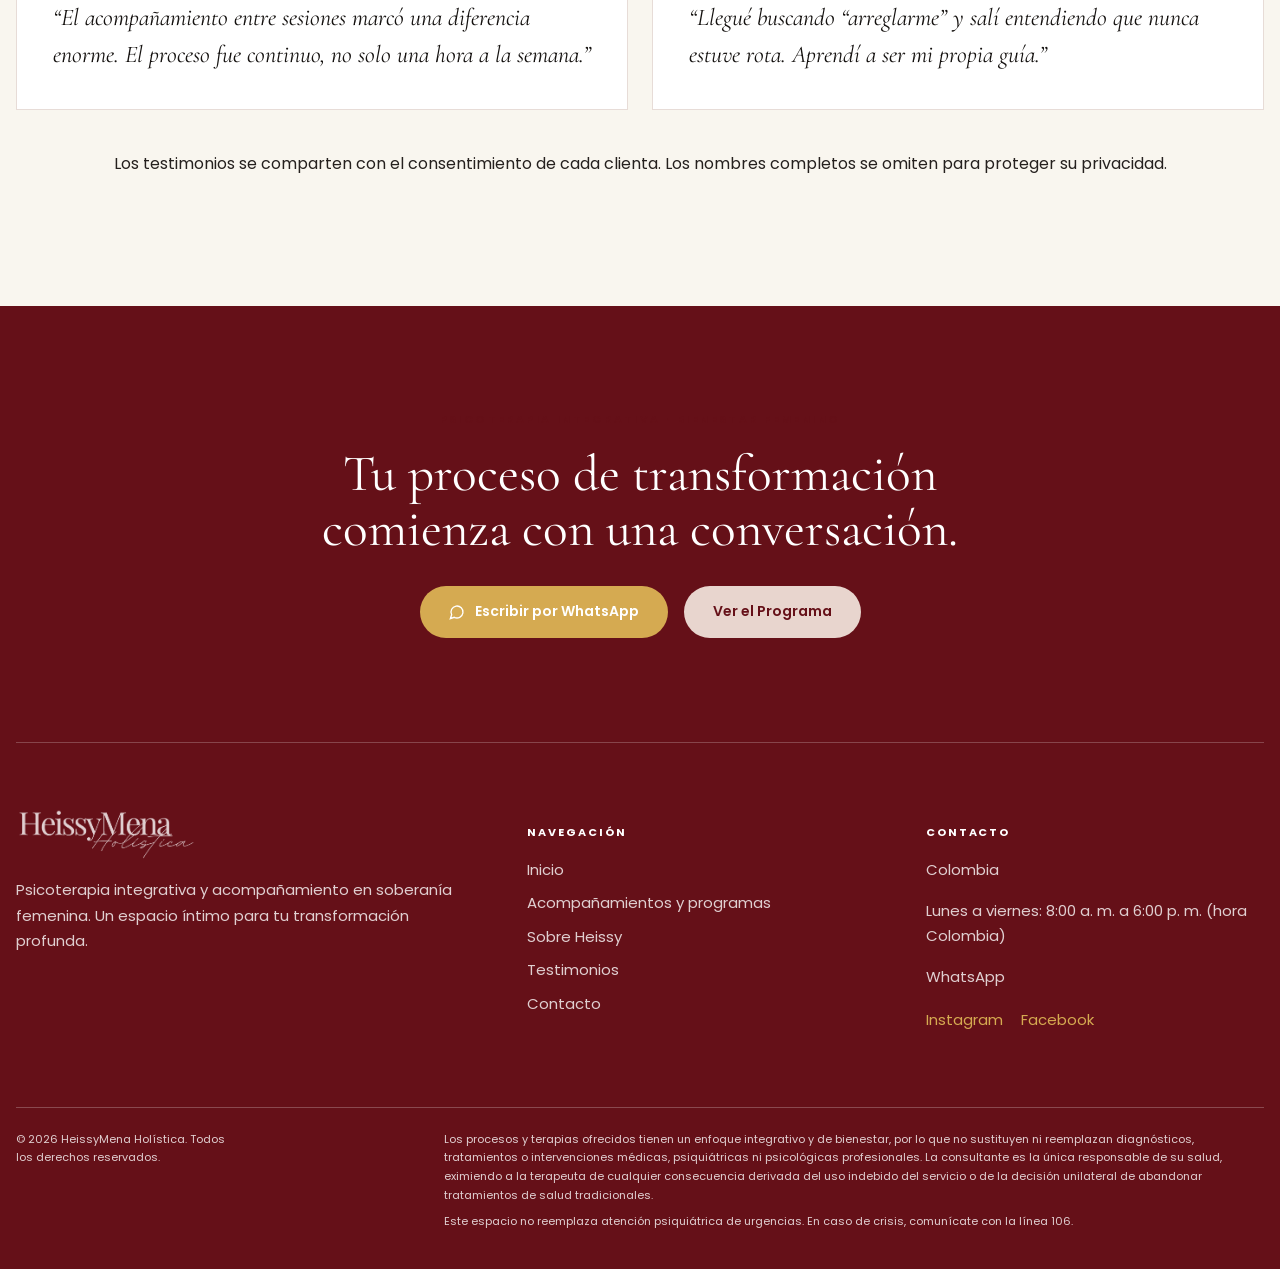
<file: testimonios/index.html>
<!DOCTYPE html>
<html lang="es" prefix="og: https://ogp.me/ns#">
<head>
  <meta charset="utf-8">
  <meta name="viewport" content="width=device-width, initial-scale=1">
  <meta name="description" content="Testimonios de mujeres acompañadas por Heissy Mena.">
  <title>Testimonios · HeissyMena</title>

  <link rel="canonical" href="https://heissymenaholistica.com/testimonios/">
  <link rel="image_src" href="https://heissymenaholistica.com/assets/open-graph-heissy-mena.jpg">

  <meta property="og:locale" content="es_CO">
  <meta property="og:type" content="website">
  <meta property="og:site_name" content="HeissyMena Holística">
  <meta property="og:title" content="Testimonios · HeissyMena">
  <meta property="og:description" content="Conoce las experiencias de mujeres que han recorrido procesos de transformación y acompañamiento con Heissy Mena.">
  <meta property="og:url" content="https://heissymenaholistica.com/testimonios/">
  <meta property="og:image" content="https://heissymenaholistica.com/assets/open-graph-heissy-mena.jpg">
  <meta property="og:image:url" content="https://heissymenaholistica.com/assets/open-graph-heissy-mena.jpg">
  <meta property="og:image:secure_url" content="https://heissymenaholistica.com/assets/open-graph-heissy-mena.jpg">
  <meta property="og:image:type" content="image/jpeg">
  <meta property="og:image:width" content="1200">
  <meta property="og:image:height" content="630">
  <meta property="og:image:alt" content="Heissy Mena en su espacio de acompañamiento terapéutico">

  <meta name="twitter:card" content="summary_large_image">
  <meta name="twitter:title" content="Testimonios · HeissyMena">
  <meta name="twitter:description" content="Conoce las experiencias de mujeres que han recorrido procesos de transformación y acompañamiento con Heissy Mena.">
  <meta name="twitter:image" content="https://heissymenaholistica.com/assets/open-graph-heissy-mena.jpg">
  <meta name="twitter:image:alt" content="Heissy Mena en su espacio de acompañamiento terapéutico">

  <link rel="stylesheet" href="/styles.css?v=20261004">
  <link rel="shortcut icon" href="/favicon.png" type="image/x-icon">
  <script defer src="/app.js?v=20261004"></script>
</head>
<body data-page="testimonios">
  <!-- Google tag (gtag.js) -->
<script async src="https://www.googletagmanager.com/gtag/js?id=G-9C8GVPXBVZ"></script>
<script>
  window.dataLayer = window.dataLayer || [];
  function gtag(){dataLayer.push(arguments);}
  gtag('js', new Date());

  gtag('config', 'G-9C8GVPXBVZ');
</script>
  <div class="topbar">
    <span>Atención: Lunes–Viernes · 8:00 a. m.–6:00 p. m.</span><a class="wpp-message-link" href="https://wa.me/573019767182?text=Hola%20Heissy%2C%20me%20gustar%C3%ADa%20agendar%20una%20consulta"><svg width="16" height="16" viewbox="0 0 24 24" fill="none" stroke="currentcolor" stroke-width="2">
    <path d="M7.9 20A9 9 0 1 0 4 16.1L2 22Z"></path></svg> Escríbenos por WhatsApp</a>
  </div>
  <header class="header">
    <div class="container header-inner">
      <a href="/" aria-label="Inicio"><img class="logo" src="/assets/logo.png" alt="HeissyMena Holística"></a>
      <nav class="nav" aria-label="Navegación principal">
        <a class="" href="/">Inicio</a><a class="" href="/programa/">Programas</a><a class="" href="/sobre/">Sobre Heissy</a><a class="active" href="/testimonios/">Testimonios</a><a class="" href="/contacto/">Contacto</a>
      </nav><a class="header-cta" href="https://wa.me/573019767182?text=Hola%20Heissy%2C%20me%20gustar%C3%ADa%20agendar%20una%20consulta"><svg width="16" height="16" viewbox="0 0 24 24" fill="none" stroke="currentcolor" stroke-width="2">
      <path d="M7.9 20A9 9 0 1 0 4 16.1L2 22Z"></path></svg> Agendar consulta</a><button class="mobile-toggle" aria-label="Abrir menú" aria-expanded="false">☰</button>
    </div>
  </header>
  <main>
    <section class="page-hero blush-hero">
      <p class="eyebrow">Testimonios</p>
      <h1 class="display">Palabras que vienen del<br>
      proceso</h1>
      <p class="lead">Cada historia es única. Estas son algunas de las mujeres que se atrevieron a comenzar.</p>
    </section>
    <section class="stats">
      <div class="stat reveal">
        <strong>100+</strong><span>Mujeres acompañadas</span>
      </div>
      <div class="stat reveal">
        <strong>5+</strong><span>Años de experiencia</span>
      </div>
      <div class="stat reveal">
        <strong>90</strong><span>Días de transformación</span>
      </div>
      <div class="stat reveal">
        <strong>100%</strong><span>Compromiso contigo</span>
      </div>
    </section>
    <section class="section">
      <div class="container testimony-wall">
        <article class="testimony-large reveal">
          <div class="person">
            <img src="/assets/testimonial-1.webp" alt="Valentina R.">
            <div>
              <strong>Valentina R.</strong><small>Bogotá · Programa de 90 días</small>
            </div>
          </div>
          <blockquote>
            “Llegué a Heissy completamente perdida, sin saber quién era fuera de mis roles de mamá y esposa. En tres meses aprendí a escucharme, a poner límites sin culpa y a reconectar conmigo.”
          </blockquote>
        </article>
        <article class="testimony-large reveal">
          <div class="person">
            <img src="/assets/testimonial-2.webp" alt="Camila M.">
            <div>
              <strong>Camila M.</strong><small>Medellín · Programa de 90 días</small>
            </div>
          </div>
          <blockquote>
            “Tenía mucho miedo de empezar terapia. Heissy creó un espacio tan seguro y sin juicio que pude hablar de cosas que nunca había dicho en voz alta.”
          </blockquote>
        </article>
        <article class="testimony-large reveal">
          <div class="person">
            <img src="/assets/testimonial-3.webp" alt="Daniela P.">
            <div>
              <strong>Daniela P.</strong><small>Cali · Programa de 90 días</small>
            </div>
          </div>
          <blockquote>
            “Lo que más me sorprendió fue cómo Heissy integra el trabajo emocional con el cuerpo. Aprendí a sentir mis emociones y eso cambió todo.”
          </blockquote>
        </article>
        <article class="testimony-large reveal">
          <div class="person">
            <img src="/assets/testimonial-1.webp" alt="Sofía L.">
            <div>
              <strong>Sofía L.</strong><small>Barranquilla · Programa de 90 días</small>
            </div>
          </div>
          <blockquote>
            “Pude ver el patrón de mis relaciones, entender de dónde venía y, lo más importante, romperlo.”
          </blockquote>
        </article>
        <article class="testimony-large reveal">
          <div class="person">
            <img src="/assets/testimonial-2.webp" alt="Laura G.">
            <div>
              <strong>Laura G.</strong><small>Bogotá · Programa de 90 días</small>
            </div>
          </div>
          <blockquote>
            “El acompañamiento entre sesiones marcó una diferencia enorme. El proceso fue continuo, no solo una hora a la semana.”
          </blockquote>
        </article>
        <article class="testimony-large reveal">
          <div class="person">
            <img src="/assets/testimonial-3.webp" alt="Mariana T.">
            <div>
              <strong>Mariana T.</strong><small>Manizales · Programa de 90 días</small>
            </div>
          </div>
          <blockquote>
            “Llegué buscando “arreglarme” y salí entendiendo que nunca estuve rota. Aprendí a ser mi propia guía.”
          </blockquote>
        </article>
      </div>
      <p class="container center lead" style="margin-top:40px">Los testimonios se comparten con el consentimiento de cada clienta. Los nombres completos se omiten para proteger su privacidad.</p>
    </section>
  </main>
  <section class="cta-band">
    <p class="eyebrow">Psicoterapia Integrativa · Bienestar Femenino</p>
    <h2 class="section-title">Tu proceso de transformación<br>
    comienza con una conversación.</h2>
    <div class="actions">
      <a class="btn btn-gold" href="https://wa.me/573019767182?text=Hola%20Heissy%2C%20me%20gustar%C3%ADa%20agendar%20una%20consulta"><svg width="16" height="16" viewbox="0 0 24 24" fill="none" stroke="currentcolor" stroke-width="2">
      <path d="M7.9 20A9 9 0 1 0 4 16.1L2 22Z"></path></svg> Escribir por WhatsApp</a><a class="btn btn-tiza" href="/programa/">Ver el Programa</a>
    </div>
  </section>
  <footer class="footer">
    <div class="container footer-top">
      <div>
        <img class="footer-logo" src="/assets/logo-dark.png" alt="HeissyMena Holística">
        <p>Psicoterapia integrativa y acompañamiento en soberanía femenina. Un espacio íntimo para tu transformación profunda.</p>
      </div>
      <div>
        <h4>Navegación</h4><a href="/">Inicio</a><a href="/programa/">Acompañamientos y programas</a><a href="/sobre/">Sobre Heissy</a><a href="/testimonios/">Testimonios</a><a href="/contacto/">Contacto</a>
      </div>
      <div>
        <h4>Contacto</h4>
        <p>Colombia</p>
        <p>Lunes a viernes: 8:00 a. m. a 6:00 p. m. (hora Colombia)</p><a href="https://wa.me/573019767182">WhatsApp</a>
        <div class="footer-social"><a href="https://www.instagram.com/heissymenaholistica.co" target="_blank" rel="noopener noreferrer">Instagram</a><a href="https://www.facebook.com/share/1HW1AP8QaU/" target="_blank" rel="noopener noreferrer">Facebook</a></div>
      </div>
    </div>
    <div class="container footer-bottom">
      <span>© 2026 HeissyMena Holística. Todos los derechos reservados.</span>
      <div class="legal-notices"><p>Los procesos y terapias ofrecidos tienen un enfoque integrativo y de bienestar, por lo que no sustituyen ni reemplazan diagnósticos, tratamientos o intervenciones médicas, psiquiátricas ni psicológicas profesionales. La consultante es la única responsable de su salud, eximiendo a la terapeuta de cualquier consecuencia derivada del uso indebido del servicio o de la decisión unilateral de abandonar tratamientos de salud tradicionales.</p><p>Este espacio no reemplaza atención psiquiátrica de urgencias. En caso de crisis, comunícate con la línea 106.</p></div>
    </div>
  </footer>
  <aside class="cookie" role="dialog" aria-label="Aviso de cookies">
    <p><strong>Aviso de cookies</strong>Usamos cookies para habilitar servicios esenciales y recopilar datos sobre cómo los visitantes interactúan con nuestro sitio.</p>
    <div class="cookie-actions">
      <button data-cookie="rejected">Rechazar</button><button data-cookie="accepted">Aceptar</button>
    </div>
  </aside>
</body>
</html>
</file>
<file: styles.css>
@import url('https://fonts.googleapis.com/css2?family=Cormorant+Garamond:ital,wght@0,300;0,400;0,600;1,400;1,600&family=Poppins:wght@400;500;600&display=swap');
:root {
  --ivory: #f9f6ef;
  --wine: #651018;
  --wine-dark: #651018;
  --blush: #e8d8d0;
  --gold: #d5aa51;
  --olive: #607b2d;
  --ink: #151210;
  --muted: #25201e;
  --white: #fff;
  --line: rgba(123, 16, 24, .16);
  --serif: "Cormorant Garamond", Georgia, serif;
  --sans: "Poppins", sans-serif;
  --container: 1248px;
}
* {
  box-sizing: border-box;
}
html {
  scroll-behavior: smooth;
}
body {
  margin: 0;
  background: var(--ivory);
  color: var(--ink);
  font-family: var(--sans);
  font-size: 15px;
  line-height: 1.7;
}
body.menu-open {
  overflow: hidden;
}
::selection {
  background: var(--wine);
  color: #fff;
}
a {
  color: inherit;
  text-decoration: none;
}
img {
  display: block;
  max-width: 100%;
}
button, input, select, textarea {
  font: inherit;
}
button, a {
  outline-offset: 4px;
}
:focus-visible {
  outline: 2px solid var(--gold);
}
.container {
  width: min(var(--container), calc(100% - 32px));
  margin-inline: auto;
}
.serif {
  font-family: var(--serif);
}
.eyebrow {
  margin: 0 0 18px;
  color: var(--wine);
  font-size: 11px;
  font-weight: 600;
  letter-spacing: .22em;
  text-transform: uppercase;
}
.display {
  font-family: var(--serif);
  font-size: clamp(42px, 5vw, 72px);
  font-weight: 400;
  letter-spacing: -.025em;
  line-height: 1.02;
}
.section-title {
  margin: 0;
  font-family: var(--serif);
  font-size: clamp(36px, 4vw, 58px);
  font-weight: 400;
  line-height: 1.08;
}
.lead {
  font-size: 16px;
  color: var(--muted);
  line-height: 1.75;
}
.center {
  text-align: center;
}
.topbar {
  height: 32px;
  background: var(--wine);
  color: #fff;
  display: flex;
  justify-content: center;
  align-items: center;
  gap: 25px;
  font-size: 11px;
  font-weight: 500;
  letter-spacing: .02em;
}
.header {
  height: 82px;
  background: rgba(249, 246, 239, .98);
  border-bottom: 1px solid #eadfd9;
  position: relative;
  z-index: 50;
}
.header-inner {
  height: 100%;
  display: flex;
  align-items: center;
  justify-content: space-between;
}
.logo {
  width: 205px;
}
.nav {
  display: flex;
  gap: 34px;
  align-items: center;
}
.nav a {
  font-size: 14px;
  font-weight: 500;
  transition: color .25s;
}
.nav a:hover, .nav a.active {
  color: var(--wine);
}
.header-cta, .btn {
  display: inline-flex;
  align-items: center;
  justify-content: center;
  gap: 10px;
  min-height: 52px;
  padding: 0 28px;
  border: 1px solid transparent;
  border-radius: 999px;
  font-size: 14px;
  font-weight: 600;
  cursor: pointer;
  transition: transform .28s ease, background .28s ease, color .28s ease, border-color .28s ease;
}
.header-cta {
  min-height: 44px;
  background: var(--wine);
  color: #fff;
}
.btn:hover, .header-cta:hover {
  transform: translateY(-2px);
}
.btn-primary {
  background: var(--wine);
  color: #fff;
}
.btn-gold {
  background: var(--gold);
  color: #fff;
}
.btn-outline {
  border-color: var(--gold);
  background-color: var(--gold);
  color: var(--white);
}
.btn-light {
  border-color: rgba(255, 255, 255, .7);
  color: #fff;
}

.btn-tiza{
  background-color: #E8D5CE;
  color: var(--wine);
}

.mobile-toggle {
  display: none;
  border: 0;
  background: none;
  color: var(--wine);
  font-size: 26px;
}
.hero-home {
  min-height: 738px;
  display: grid;
  grid-template-columns: 1.3fr .7fr;
  gap: 64px;
  align-items: center;
  padding-block: 96px;
}
.hero-copy {
  max-width: 640px;
}
.hero-copy .display {
  max-width: 620px;
  margin: 0 0 24px;
}
.hero-copy .lead {
  max-width: 580px;
  margin: 0 0 30px;
}
.actions {
  display: flex;
  gap: 16px;
  flex-wrap: wrap;
}
.arch {
  position: relative;
  width: min(100%, 384px);
  height: 510px;
  margin-left: auto;
  border-radius: 192px 192px 0 0;
  overflow: visible;
}
.arch img {
  width: 100%;
  height: 100%;
  object-fit: cover;
  border-radius: inherit;
}
.badge-90 {
  position: absolute;
  left: -18px;
  bottom: -18px;
  width: 80px;
  height: 80px;
  border-radius: 50%;
  display: grid;
  place-content: center;
  background: var(--gold);
  color: #fff;
  text-align: center;
  box-shadow: 0 12px 28px rgba(57, 35, 17, .18);
}
.badge-90 strong {
  font: 600 22px/18px var(--serif);
}
.badge-90 small {
  font: 600 9px/1 var(--sans);
  letter-spacing: .09em;
}
.section {
  padding: 112px 0;
}
.white {
  background: #fff;
}
.blush {
  background: var(--blush);
}
.wine {
  background: var(--wine);
  color: #fff;
}
.olive {
  background: var(--olive);
  color: #fff;
}
.intro {
  max-width: 740px;
  margin: 0 auto 58px;
}
.phase-grid {
  display: grid;
  grid-template-columns: repeat(3, 1fr);
  gap: 18px;
}
.phase {
  background: #fff;
  border: 1px solid #eee2dc;
  min-height: 350px;
  overflow: hidden;
}
.phase .cap {
  height: 110px;
  background: var(--blush);
  display: flex;
  align-items: end;
  padding: 22px 26px;
  font: 400 52px/1 var(--serif);
  color: rgba(123, 16, 24, .6);
}
.phase-body {
  padding: 28px;
}
.phase h3 {
  margin: 8px 0 12px;
  font: 400 30px/1.1 var(--serif);
}
.phase p {
  color: var(--muted);
}
.investment {
  margin-top: 42px;
  text-align: center;
}
.price {
  font: 400 42px/1 var(--sans);
  margin: 8px 0;
}
.service-grid {
  display: grid;
  grid-template-columns: repeat(2, minmax(0, 1fr));
  gap: 22px;
}
.service-card {
  min-width: 0;
  padding: 38px;
  background: var(--ivory);
  border: 1px solid rgba(101, 16, 24, .14);
  border-radius: 14px;
  display: flex;
  flex-direction: column;
  align-items: flex-start;
}
.service-card:not(.service-card--intro) {
  padding-top: 0;
  overflow: hidden;
}
.service-cover {
  width: calc(100% + 76px);
  height: 340px;
  margin: 0 -38px 34px;
  overflow: hidden;
  background: var(--blush);
}
.service-cover img {
  width: 100%;
  height: 100%;
  object-fit: cover;
  transition: transform .7s cubic-bezier(.16, 1, .3, 1);
}
.service-card:hover .service-cover img {
  transform: scale(1.025);
}
.service-cover--body img {
  object-position: center 48%;
}
.service-cover--rhythm img {
  object-position: center 38%;
}
.service-cover--expansion img {
  object-position: center 57%;
}
.service-cover--alchemy img {
  object-position: center 34%;
}
.service-card--intro {
  grid-column: 1 / -1;
  display: grid;
  grid-template-columns: minmax(0, 1fr) minmax(260px, .7fr);
  column-gap: 54px;
}
.service-card--intro .service-card__header,
.service-card--intro .service-description {
  grid-column: 1;
}
.service-card--intro .service-details,
.service-card--intro .btn {
  grid-column: 2;
}
.service-card--intro .service-details {
  grid-row: 1 / span 2;
  align-self: center;
}
.service-card--intro .btn {
  align-self: end;
}
.service-card--deep {
  background: var(--wine);
  color: #fff;
  border-color: var(--wine);
}
.service-card__header h3 {
  margin: 8px 0 0;
  font: 400 clamp(30px, 3vw, 40px)/1.08 var(--serif);
  text-wrap: balance;
}
.service-label-row {
  display: flex;
  align-items: center;
  justify-content: space-between;
  gap: 16px;
}
.service-label {
  margin: 0;
  color: var(--wine);
  font-size: 11px;
  font-weight: 600;
  letter-spacing: .16em;
  text-transform: uppercase;
}
.service-card--deep .service-label,
.program-highlight .service-label {
  color: var(--gold);
}
.service-badge {
  padding: 5px 10px;
  border: 1px solid rgba(255, 255, 255, .42);
  border-radius: 999px;
  font-size: 10px;
  font-weight: 600;
  letter-spacing: .08em;
  text-transform: uppercase;
  white-space: nowrap;
}
.service-subtitle {
  margin: 12px 0 0;
  color: var(--wine);
  font-size: 13px;
  font-weight: 500;
}
.service-description {
  margin: 24px 0 30px;
  color: var(--muted);
  line-height: 1.75;
}
.service-card--deep .service-description {
  color: rgba(255, 255, 255, .82);
}
.service-details {
  width: 100%;
  margin-top: auto;
  margin-bottom: 28px;
  border-top: 1px solid rgba(101, 16, 24, .16);
}
.service-details div {
  padding: 13px 0;
  border-bottom: 1px solid rgba(101, 16, 24, .16);
  display: flex;
  justify-content: space-between;
  gap: 22px;
}
.service-details span {
  color: var(--muted);
  font-size: 12px;
}
.service-details strong {
  color: var(--wine);
  text-align: right;
  font-size: 13px;
}
.service-card--deep .service-details,
.service-card--deep .service-details div {
  border-color: rgba(255, 255, 255, .2);
}
.service-card--deep .service-details span,
.service-card--deep .service-details strong {
  color: #fff;
}
.service-card--deep .btn {
  background: var(--gold);
}
.program-highlight {
  padding: 76px 0;
  background: var(--wine);
  color: #fff;
}
.program-highlight__inner {
  display: flex;
  align-items: center;
  justify-content: space-between;
  gap: 48px;
}
.program-highlight .section-title {
  margin-top: 7px;
}
.program-highlight p:not(.service-label) {
  margin: 14px 0 0;
  color: rgba(255, 255, 255, .78);
}

/* Dedicated programs page */
.programs-intro {
  padding: 104px 0 88px;
  background: var(--ivory);
}
.programs-intro__layout {
  display: grid;
  grid-template-columns: minmax(0, 1.15fr) minmax(360px, .85fr);
  align-items: end;
  gap: 72px;
}
.programs-intro h1 {
  max-width: 760px;
  margin: 0;
  color: var(--wine);
  font: 400 clamp(54px, 7vw, 94px)/.94 var(--serif);
  letter-spacing: -.03em;
  text-wrap: balance;
}
.programs-intro__copy {
  max-width: 580px;
}
.programs-intro__copy p {
  margin: 0 0 18px;
  color: var(--muted);
  font-size: 16px;
  line-height: 1.8;
}
.text-link {
  display: inline-flex;
  align-items: center;
  gap: 10px;
  margin-top: 12px;
  padding-bottom: 3px;
  border-bottom: 1px solid currentColor;
  color: var(--wine);
  font-weight: 600;
}
.valuation-band {
  padding: 56px 0;
  background: var(--wine);
  color: #fff;
}
.valuation-band__layout {
  display: grid;
  grid-template-columns: minmax(0, 1.3fr) minmax(280px, .7fr) auto;
  align-items: center;
  gap: 48px;
}
.valuation-band h2 {
  margin: 6px 0 12px;
  font: 400 clamp(34px, 4vw, 48px)/1.05 var(--serif);
}
.valuation-band p:not(.service-label) {
  max-width: 680px;
  margin: 0;
  color: rgba(255, 255, 255, .78);
}
.valuation-band .service-label,
.program-entry--wine .service-label {
  color: var(--gold);
}
.program-entry {
  padding: 112px 0;
  background: #fff;
}
.program-entry--tinted {
  background: var(--blush);
}
.program-entry--wine {
  background: var(--wine);
  color: #fff;
}
.program-entry__layout {
  display: grid;
  grid-template-columns: minmax(300px, .82fr) minmax(0, 1.18fr);
  align-items: center;
  gap: clamp(56px, 8vw, 116px);
}
.program-entry__layout--reverse .program-entry__image {
  order: 2;
}
.program-entry__image {
  min-height: 600px;
  margin: 0;
  overflow: hidden;
  border-radius: 220px 220px 14px 14px;
}
.program-entry__image img {
  width: 100%;
  height: 100%;
  min-height: 600px;
  object-fit: cover;
  transition: transform .8s cubic-bezier(.16, 1, .3, 1);
}
.program-entry:hover .program-entry__image img {
  transform: scale(1.025);
}
#retorno-al-cuerpo .program-entry__image img {
  object-position: center 48%;
}
#ritmo-natural .program-entry__image img {
  object-position: center 45%;
}
#expansion-presencia .program-entry__image img {
  object-position: center 57%;
}
#alquimia-femenina .program-entry__image img {
  object-position: center 34%;
}
.program-entry__content {
  max-width: 680px;
}
.program-entry__content h2 {
  max-width: 740px;
  margin: 8px 0 20px;
  color: var(--wine);
  font: 400 clamp(42px, 5vw, 66px)/.98 var(--serif);
  letter-spacing: -.025em;
  text-wrap: balance;
}
.program-entry__content > p:not(.service-label):not(.program-entry__subtitle) {
  max-width: 66ch;
  margin: 0 0 16px;
  color: var(--muted);
  line-height: 1.85;
}
.program-entry__subtitle {
  max-width: 54ch;
  margin: -6px 0 26px;
  color: var(--wine);
  font-family: var(--serif);
  font-size: 23px;
  font-style: italic;
  line-height: 1.35;
}
.program-entry--wine .program-entry__content h2,
.program-entry--wine .program-entry__content > p {
  color: #fff;
}
.program-entry--wine .program-entry__content > p:not(.service-label) {
  color: rgba(255, 255, 255, .8);
}
.program-entry__label-row {
  display: flex;
  align-items: center;
  gap: 16px;
}
.program-entry__label-row > * {
  margin: 0;
}
.program-entry__label-row span {
  padding: 4px 10px;
  border: 1px solid rgba(255, 255, 255, .42);
  border-radius: 999px;
  font-size: 10px;
  font-weight: 600;
  letter-spacing: .12em;
  text-transform: uppercase;
}
.program-facts {
  margin: 34px 0 32px;
  border-top: 1px solid var(--line);
}
.program-facts div {
  display: flex;
  justify-content: space-between;
  gap: 24px;
  padding: 14px 0;
  border-bottom: 1px solid var(--line);
}
.program-facts dt {
  color: var(--muted);
  font-size: 12px;
  letter-spacing: .1em;
  text-transform: uppercase;
}
.program-facts dd {
  margin: 0;
  color: var(--wine);
  font-size: 14px;
  font-weight: 600;
  text-align: right;
}
.program-facts--light,
.program-facts--light div {
  border-color: rgba(255, 255, 255, .22);
}
.program-facts--light dt,
.program-facts--light dd {
  color: #fff;
}
.valuation-band .program-facts {
  margin: 0;
}
.programs-process__heading {
  display: grid;
  grid-template-columns: 1fr 1fr;
  align-items: end;
  gap: 64px;
  margin-bottom: 60px;
}
.programs-process__heading > p {
  max-width: 58ch;
  margin: 0;
  color: var(--muted);
}
.programs-process__steps {
  display: grid;
  grid-template-columns: repeat(3, 1fr);
  gap: 36px;
  margin: 0;
  padding: 0;
  list-style: none;
}
.programs-process__steps li {
  display: grid;
  grid-template-columns: auto 1fr;
  gap: 18px;
  padding-top: 24px;
  border-top: 1px solid var(--line);
}
.programs-process__steps span {
  display: grid;
  width: 38px;
  height: 38px;
  place-items: center;
  border: 1px solid var(--gold);
  border-radius: 50%;
  color: var(--wine);
  font-weight: 600;
}
.programs-process__steps h3 {
  margin: 2px 0 8px;
  color: var(--wine);
  font: 600 23px/1.2 var(--serif);
}
.programs-process__steps p {
  margin: 0;
  color: var(--muted);
}
.process-section .intro {
  margin-bottom: 46px;
}
.process-grid {
  list-style: none;
  margin: 0;
  padding: 0;
  display: grid;
  grid-template-columns: repeat(3, 1fr);
  gap: 34px;
}
.process-step {
  padding-top: 22px;
  border-top: 1px solid rgba(101, 16, 24, .28);
  display: flex;
  gap: 18px;
}
.process-step > span {
  color: var(--wine);
  font: 400 34px/1 var(--serif);
}
.process-step strong {
  color: var(--wine);
  font-size: 15px;
}
.process-step p {
  margin: 7px 0 0;
  color: var(--muted);
}
.wpp-message-link {
    display: flex;
    justify-items: center;
    column-gap: 3px;
}
.social-band {
  background: #fff;
}
.social-band__inner {
  display: grid;
  grid-template-columns: 1.2fr .8fr;
  gap: 70px;
  align-items: center;
}
.social-band .lead {
  max-width: 650px;
  margin: 18px 0 0;
}
.social-actions {
  display: flex;
  flex-direction: column;
  gap: 14px;
}
.policies-section {
  background: var(--ivory);
  border-top: 1px solid rgba(101, 16, 24, .12);
}
.policies-section .intro {
  margin: 0 0 42px;
}
.policy-grid {
  display: grid;
  grid-template-columns: repeat(2, 1fr);
  gap: 0 48px;
  border-top: 1px solid rgba(101, 16, 24, .2);
}
.policy-item {
  padding: 26px 0;
  border-bottom: 1px solid rgba(101, 16, 24, .2);
}
.policy-item h3 {
  margin: 0 0 8px;
  color: var(--wine);
  font: 600 18px/1.3 var(--serif);
}
.policy-item p {
  margin: 0;
  color: var(--muted);
}
.about-home {
  display: grid;
  grid-template-columns: .8fr 1.2fr;
  gap: 80px;
  align-items: center;
}
.about-image {
  height: 650px;
  border-radius: 250px 250px 0 0;
  overflow: hidden;
}
.about-image img {
  width: 100%;
  height: 100%;
  object-fit: cover;
}
.quote {
  font: italic 400 30px/1.35 var(--serif);
  color: var(--wine);
  margin: 28px 0;
}
.feature-list {
  display: grid;
  gap: 0;
  margin-top: 26px;
}
.feature {
  padding: 18px 0;
  border-top: 1px solid rgba(123, 16, 24, .15);
}
.feature strong {
  display: block;
  color: var(--wine);
  margin-bottom: 4px;
}
.testimonials-grid {
  display: grid;
  grid-template-columns: repeat(3, 1fr);
  gap: 18px;
}
.testimonial {
  padding: 32px;
  background: #fff;
  border: 1px solid #e8ddd8;
  min-height: 320px;
  display: flex;
  flex-direction: column;
}
.stars {
  color: var(--gold);
  letter-spacing: 3px;
}
.testimonial blockquote {
  font: italic 400 22px/1.5 var(--serif);
  margin: 24px 0;
  flex: 1;
}
.person {
  display: flex;
  align-items: center;
  gap: 13px;
}
.person img {
  width: 54px;
  height: 54px;
  border-radius: 50%;
  object-fit: cover;
}
.person strong {
  display: block;
}
.person small {
  color: var(--muted);
}
.cta-band {
  padding: 104px 16px;
  text-align: center;
  background: var(--wine);
  color: #fff;
}
.cta-band .section-title {
  max-width: 720px;
  margin: 0 auto 28px;
}
.cta-band__copy {
  max-width: 720px;
  margin: -8px auto 30px;
  color: rgba(255, 255, 255, .8);
  font-size: 16px;
  line-height: 1.75;
}
.cta-band .actions {
  justify-content: center;
}
.cta-band--social .actions {
  gap: 12px;
}
.footer {
  background: var(--wine);
  color: rgba(255, 255, 255, .8);
  padding: 0 0 30px;
}
.footer-top {
  padding: 66px 0;
  border-top: 1px solid rgba(255, 255, 255, .22);
  display: grid;
  grid-template-columns: 1.2fr .9fr .9fr;
  gap: 60px;
}
.footer-logo {
  width: 180px;
  margin-bottom: 16px;
  filter: brightness(0) invert(1);
  opacity: .8;
}
.footer h4 {
  color: #fff;
  font-size: 11px;
  letter-spacing: .18em;
  text-transform: uppercase;
}
.footer a {
  display: block;
  margin: 8px 0;
}
.footer-social {
  display: flex;
  gap: 18px;
  margin-top: 10px;
}
.footer-social a {
  color: var(--gold);
}
.footer-bottom {
  border-top: 1px solid rgba(255, 255, 255, .24);
  padding-top: 22px;
  display: flex;
  justify-content: space-between;
  align-items: flex-start;
  gap: 30px;
  font-size: 11px;
}
.footer-bottom > span {
  flex: 0 0 220px;
}
.legal-notices {
  max-width: 820px;
}
.legal-notices p {
  margin: 0 0 8px;
}
.page-hero {
  padding: 108px 16px;
  text-align: center;
  background: var(--wine);
  color: #fff;
}
.page-hero.blush-hero {
  background: var(--blush);
  color: var(--ink);
}
.page-hero .lead {
  max-width: 670px;
  margin: 18px auto 0;
  color: inherit;
  opacity: .72;
}
.check-layout {
  display: grid;
  grid-template-columns: .8fr 1.2fr;
  gap: 80px;
  align-items: start;
}
.check-list {
  display: grid;
  gap: 4px;
}
.check-list li {
  list-style: none;
  padding: 15px 0 15px 34px;
  border-bottom: 1px solid var(--line);
  position: relative;
}
.check-list li::before {
  content: "✓";
  position: absolute;
  left: 0;
  color: var(--wine);
  font-weight: 600;
}
.pullquote {
  margin-top: 40px;
  padding: 40px;
  background: var(--wine);
  color: #fff;
  font: italic 400 28px/1.35 var(--serif);
}
.phase-detail {
  display: grid;
  grid-template-columns: repeat(3, 1fr);
  gap: 20px;
}
.phase-detail article {
  padding: 34px;
  background: #fff;
  border: 1px solid #e5d8d0;
}
.phase-detail .num {
  font: 400 50px/1 var(--serif);
  color: var(--gold);
}
.phase-detail ul {
  padding: 0;
  margin: 22px 0 0;
}
.phase-detail li {
  list-style: none;
  padding: 8px 0;
  border-top: 1px solid #eee;
}
.includes {
  display: grid;
  grid-template-columns: repeat(2, 1fr);
  gap: 0;
}
.include {
  padding: 30px 34px;
  border-bottom: 1px solid rgba(255, 255, 255, .28);
}
.include:nth-child(odd) {
  border-right: 1px solid rgba(255, 255, 255, .28);
}
.include h3 {
  font: 400 29px/1.1 var(--serif);
  margin: 0 0 8px;
}
.price-box {
  max-width: 760px;
  margin: auto;
  padding: 60px;
  text-align: center;
  background: #fff;
  border: 1px solid #e8ddd8;
}
.form-layout, .contact-layout {
  display: grid;
  grid-template-columns: 1fr 1fr;
  gap: 52px;
  align-items: start;
}
.form-card {
  background: #fff;
  padding: 42px;
  border: 1px solid #e5d9d3;
  border-radius: 16px;
}
.field {
  display: grid;
  gap: 7px;
  margin-bottom: 18px;
}
.field label {
  font-size: 12px;
  font-weight: 600;
  color: #4f4541;
}
.field input, .field select, .field textarea {
  width: 100%;
  border: 1px solid #d8ccc6;
  border-radius: 8px;
  background: #fff;
  padding: 13px 14px;
  color: var(--ink);
}
.field textarea {
  min-height: 130px;
  resize: vertical;
}
.form-status {
  display: none;
  padding: 18px;
  background: #eef4e7;
  color: #42611d;
  margin-bottom: 18px;
}
.form-status.show {
  display: block;
}
.steps {
  display: grid;
  grid-template-columns: repeat(3, 1fr);
  gap: 18px;
  margin-top: 42px;
}
.step {
  padding: 26px;
  background: rgba(255, 255, 255, .12);
}
.step span {
  font: 400 36px/1 var(--serif);
  color: var(--gold);
}
.story-layout {
  display: grid;
  grid-template-columns: .82fr 1.18fr;
  gap: 86px;
  align-items: center;
}
.portrait-tall {
  height: 670px;
  border-radius: 220px 220px 0 0;
  object-fit: cover;
  width: 100%;
}
.story-copy p {
  color: var(--muted);
}
.philosophy {
  display: grid;
  grid-template-columns: 1fr 1fr;
  gap: 24px;
}
.philosophy article {
  padding: 28px 0;
  border-top: 1px solid rgba(255, 255, 255, .35);
}
.education {
  display: grid;
  grid-template-columns: repeat(2, 1fr);
  gap: 18px;
}
.education article {
  padding: 28px;
  background: #fff;
  border: 1px solid #e7dbd5;
}
.education h3 {
  font: 400 26px/1.2 var(--serif);
  margin: 0;
}
.education strong {
  display: block;
  color: var(--wine);
  font-size: 11px;
  letter-spacing: .12em;
  text-transform: uppercase;
  margin: 9px 0;
}
.stats {
  display: grid;
  grid-template-columns: repeat(4, 1fr);
  gap: 0;
  background: var(--wine);
  color: #fff;
  padding: 48px 0;
}
.stat {
  text-align: center;
}
.stat strong {
  display: block;
  font: 600 40px/1 var(--serif);
}
.stat span {
  font-size: 12px;
  opacity: .7;
}
.testimony-wall {
  display: grid;
  grid-template-columns: repeat(2, 1fr);
  gap: 24px;
}
.testimony-large {
  padding: 36px;
  background: #fff;
  border: 1px solid #e7dcd7;
}
.testimony-large .person {
  margin-bottom: 22px;
}
.testimony-large blockquote {
  font: italic 400 24px/1.55 var(--serif);
  margin: 0;
}
.contact-info {
  display: grid;
  gap: 0;
}
.contact-row {
  padding: 24px 0;
  border-bottom: 1px solid var(--line);
}
.text-center-justify {
  text-align: justify;
}
.contact-row strong {
  display: block;
  color: var(--wine);
  font-size: 11px;
  letter-spacing: .13em;
}
.contact-row p {
  margin: 4px 0;
}
.cookie {
  position: fixed;
  left: 0;
  right: 0;
  bottom: 0;
  z-index: 90;
  background: #fff;
  border-top: 1px solid #e8ddd8;
  box-shadow: 0 -8px 30px rgba(40, 20, 10, .08);
  padding: 16px 32px;
  display: flex;
  align-items: center;
  justify-content: space-between;
  gap: 28px;
}
.cookie p {
  margin: 0;
  max-width: 900px;
  font-size: 13px;
  line-height: 1.45;
}
.cookie strong {
  font: 400 17px var(--serif);
  display: block;
}
.cookie-actions {
  display: flex;
  gap: 10px;
}
.cookie button {
  padding: 10px 18px;
  border-radius: 8px;
  border: 1px solid #d8cbc5;
  background: #eee3de;
  cursor: pointer;
}
.cookie button:last-child {
  background: var(--wine);
  color: #fff;
}
.reveal {
  opacity: 1;
  transform: none;
  filter: none;
}
.js .reveal {
  opacity: 0;
  transform: translateY(24px);
  filter: blur(3px);
  transition: opacity .72s cubic-bezier(.16, 1, .3, 1), transform .72s cubic-bezier(.16, 1, .3, 1), filter .72s cubic-bezier(.16, 1, .3, 1);
}
.js .reveal.visible {
  opacity: 1;
  transform: none;
  filter: none;
}
.reveal:nth-child(2) {
  transition-delay: .08s;
}
.reveal:nth-child(3) {
  transition-delay: .16s;
}
.reveal:nth-child(4) {
  transition-delay: .24s;
}
@media (max-width: 900px) {
  .topbar {
    font-size: 9px;
  }
  .header {
    height: 72px;
  }
  .logo {
    width: 165px;
  }
  .nav, .header-cta {
    display: none;
  }
  .mobile-toggle {
    display: block;
  }
  .nav.open {
    display: flex;
    position: fixed;
    inset: 104px 0 0;
    background: var(--ivory);
    flex-direction: column;
    padding: 50px;
    gap: 28px;
  }
  .hero-home {
    grid-template-columns: 1fr;
    padding-block: 62px;
    gap: 50px;
  }
  .hero-copy {
    text-align: center;
    margin: auto;
  }
  .hero-copy .lead {
    margin-inline: auto;
  }
  .actions {
    justify-content: center;
  }
  .arch {
    margin: auto;
    width: min(85%, 384px);
  }
  .phase-grid, .phase-detail, .testimonials-grid, .service-grid, .process-grid, .policy-grid {
    grid-template-columns: 1fr;
  }
  .service-card--intro {
    grid-column: auto;
    display: flex;
  }
  .program-highlight__inner {
    align-items: flex-start;
    flex-direction: column;
  }
  .social-band__inner {
    grid-template-columns: 1fr;
    gap: 38px;
  }
  .about-home, .story-layout, .check-layout, .form-layout, .contact-layout {
    grid-template-columns: 1fr;
    gap: 42px;
  }
  .about-image, .portrait-tall {
    height: 520px;
    max-width: 430px;
    margin: auto;
  }
  .philosophy, .education, .includes, .testimony-wall {
    grid-template-columns: 1fr;
  }
  .include:nth-child(odd) {
    border-right: 0;
  }
  .steps {
    grid-template-columns: 1fr;
  }
  .programs-intro__layout,
  .valuation-band__layout,
  .program-entry__layout,
  .programs-process__heading {
    grid-template-columns: 1fr;
  }
  .programs-intro__layout {
    gap: 34px;
  }
  .valuation-band__layout {
    gap: 30px;
  }
  .valuation-band .btn {
    justify-self: start;
  }
  .program-entry__layout {
    gap: 52px;
  }
  .program-entry__layout--reverse .program-entry__image {
    order: 0;
  }
  .program-entry__image,
  .program-entry__image img {
    min-height: 520px;
  }
  .programs-process__heading {
    gap: 22px;
  }
  .programs-process__steps {
    grid-template-columns: 1fr;
  }
  .footer-top {
    grid-template-columns: 1fr;
  }
  .footer-bottom {
    flex-direction: column;
  }
  .stats {
    grid-template-columns: repeat(2, 1fr);
    gap: 36px 0;
  }
  .section {
    padding: 80px 0;
  }
}
@media (max-width: 560px) {
  .container {
    width: min(100% - 24px, var(--container));
  }
  .topbar {
    justify-content: center;
  }
  .topbar span:first-child {
    display: none;
  }
  .hero-home {
    min-height: auto;
    padding-block: 48px;
  }
  .display {
    font-size: 43px;
  }
  .section-title {
    font-size: 38px;
  }
  .arch {
    height: 430px;
  }
  .actions {
    flex-direction: column;
  }
  .btn {
    width: 100%;
  }
  .page-hero {
    padding: 78px 14px;
  }
  .form-card, .price-box {
    padding: 26px 20px;
  }
  .service-card {
    padding: 28px 22px;
  }
  .service-card:not(.service-card--intro) {
    padding-top: 0;
  }
  .service-cover {
    width: calc(100% + 44px);
    height: 280px;
    margin: 0 -22px 28px;
  }
  .service-label-row,
  .service-details div {
    align-items: flex-start;
    flex-direction: column;
    gap: 8px;
  }
  .service-details strong {
    text-align: left;
  }
  .service-badge {
    white-space: normal;
  }
  .program-highlight {
    padding: 62px 0;
  }
  .programs-intro {
    padding: 64px 0 58px;
  }
  .programs-intro h1 {
    font-size: 50px;
  }
  .valuation-band {
    padding: 46px 0;
  }
  .program-entry {
    padding: 72px 0;
  }
  .program-entry__image,
  .program-entry__image img {
    min-height: 430px;
  }
  .program-entry__image {
    border-radius: 180px 180px 12px 12px;
  }
  .program-entry__content h2 {
    font-size: 42px;
  }
  .program-entry__label-row,
  .program-facts div {
    align-items: flex-start;
    flex-direction: column;
    gap: 8px;
  }
  .program-facts dd {
    text-align: left;
  }
  .cookie {
    padding: 14px;
    display: block;
  }
  .cookie-actions {
    margin-top: 12px;
  }
  .cookie-actions button {
    flex: 1;
  }
  .footer {
    padding-bottom: 160px;
  }
  .stats {
    padding-inline: 12px;
  }
}
@media (prefers-reduced-motion: reduce) {
  html {
    scroll-behavior: auto;
  }
  .reveal {
    opacity: 1;
    transform: none;
    filter: none;
    transition: none;
  }
  .btn, .header-cta {
    transition: none;
  }
}
</file>
